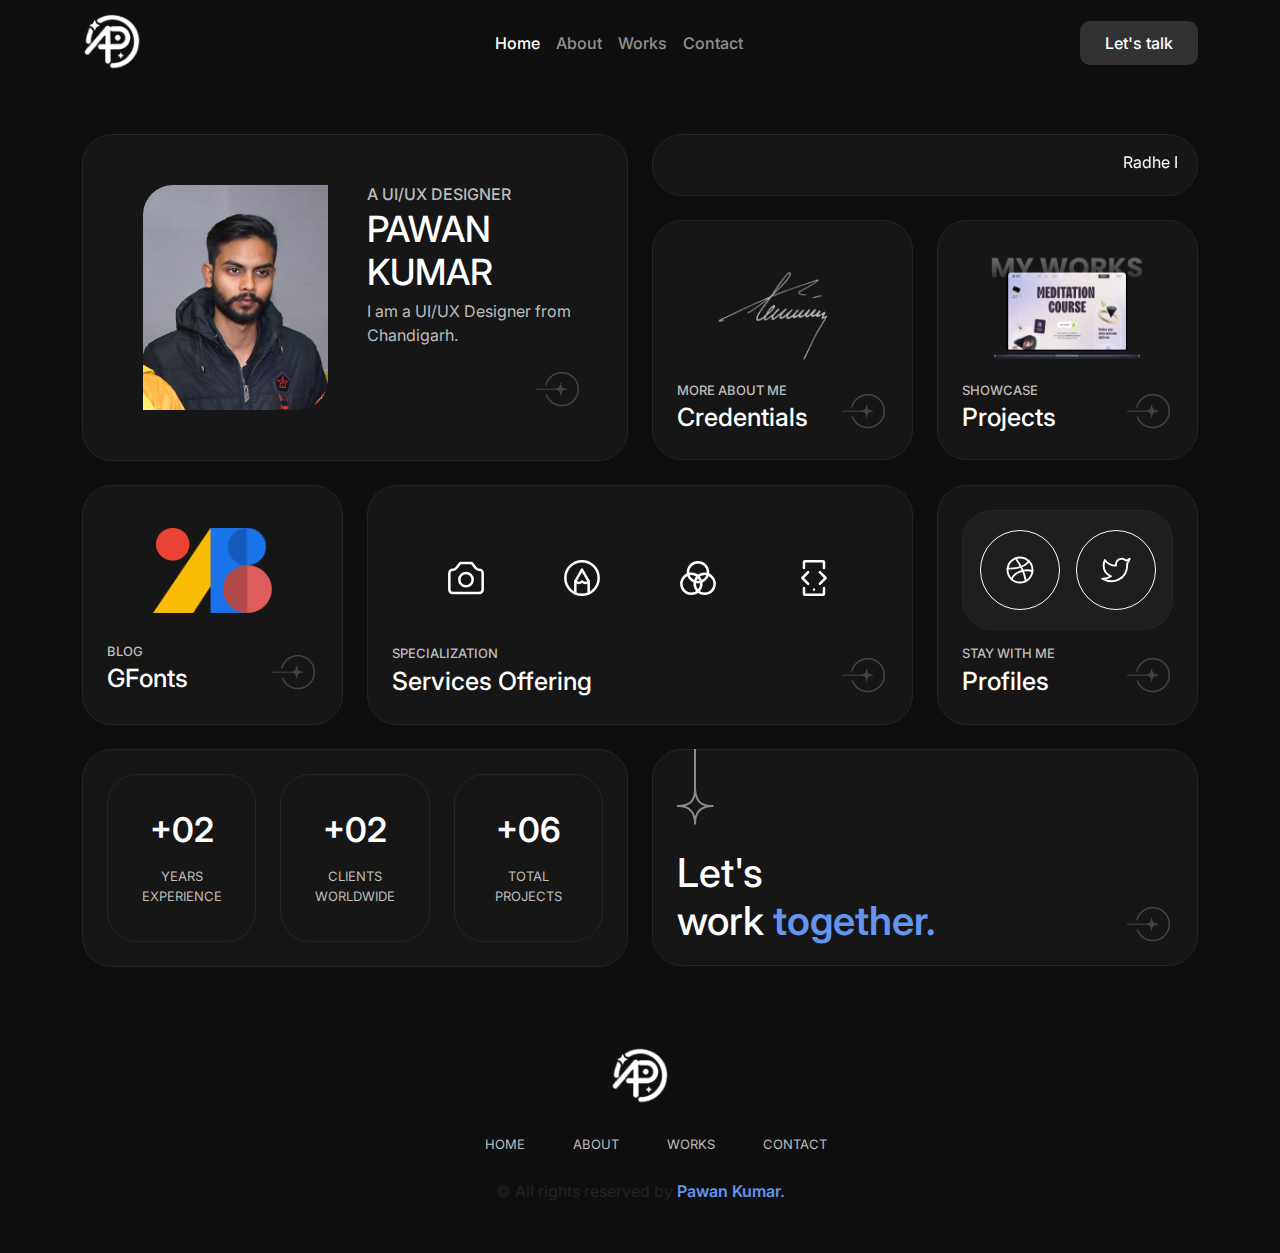
<file: index.html>
<!DOCTYPE html>
<html>
<head>
	<meta charset="utf-8">
    <meta name="viewport" content="width=device-width, initial-scale=1.0">

	<title>Pawan kumar</title>

	<link href="https://cdn.jsdelivr.net/npm/bootstrap@5.3.1/dist/css/bootstrap.min.css" rel="stylesheet">
	<link rel="stylesheet" type="text/css" href="css/style.css">
	<link href="https://fonts.googleapis.com/css2?family=Inter:wght@100;200;300;400;500;600;700;800;900&display=swap" rel="stylesheet">
	<link href="https://unpkg.com/aos@2.3.1/dist/aos.css" rel="stylesheet">
</head>
<body>



<!-- navigation start -->
<section class="navigation">
	<nav class="navbar navbar-expand-lg navbar-dark">
  		<div class="container">
    		<a class="navbar-brand logo" href="index.html"><img src="img/logo.png"></a>
    		<button class="navbar-toggler nav-i" type="button" data-bs-toggle="collapse" data-bs-target="#navbarScroll" aria-controls="navbarScroll" aria-expanded="false" aria-label="Toggle navigation">
     			<span class="menu-i"><img src="img/menu.png"></span>
    		</button>
    		<div class="collapse navbar-collapse" id="navbarScroll">
      			<ul class="navbar-nav ms-auto my-2 my-lg-0 navbar-nav-scroll nav-li">
        			<li class="nav-item">
        			  <a class="nav-link active" aria-current="page" href="#">Home</a>
        			</li>
        			<li class="nav-item">
        			  <a class="nav-link" href="about.html">About</a>
        			</li>
        			<li class="nav-item">
        			  <a class="nav-link" href="work.html">Works</a>
        			</li>
        			<li class="nav-item">
        			  <a class="nav-link" href="contact.html">Contact</a>
        			</li>
      			</ul>
                <div class="talk ms-auto">
                  <a href="contact.html">Let's talk</a>
                </div>
            </div>
        </div>
    </nav>
</section>
<!-- navigation end -->



<!-- about start -->
<section class="about mt-5">
	<div class="container">
		<div class="row">
			<div class="col-lg-6">
				<div class="personal-data" data-aos="zoom-in" data-aos-duration="1000">
					<div class="row">
						<div class="col-lg-6 col-md-6">
							<div class="porfile-pic text-center">
								<img src="img/dp.jpg">
							</div>
						</div>
						<div class="col-lg-6 col-md-6">
							<div class="personal-detail text-white">
								<h5>A UI/UX DESIGNER</h5>
								<h1 class="mt-1 mb-1">PAWAN KUMAR</h1>
								<p>I am a UI/UX Designer from Chandigarh.</p>
								<a href="about.html"><img src="img/icon.png"></a>
							</div>
						</div>
					</div>
				</div>
			</div>
			<div class="col-lg-6">
				<div class="note" data-aos="zoom-in" data-aos-duration="1000">
					<marquee>Radhe Radhe &nbsp Radhe Radhe &nbsp Radhe Radhe &nbsp Radhe Radhe Radhe</marquee>
				</div>
				<div class="row mt-4">
					<div class="col-lg-6 col-md-6">
						<div class="about-me" data-aos="zoom-in" data-aos-duration="1000">
							<div class="abot-img text-center">
								<img src="img/sign.png">
							</div>
							<div class="about-text mt-3">
								<h5>MORE ABOUT ME</h5>
								<h2 class="mt-1 text-white">Credentials</h2>
								<a href="aboutme.html"><img src="img/icon.png"></a>
							</div>
						</div>
					</div>
					<div class="col-lg-6 col-md-6">
						<div class="my-work" data-aos="zoom-in" data-aos-duration="1000">
							<div class="work-img text-center">
							    <img src="img/my-works.png">
							</div>
							<div class="work-text mt-3">
								<h5>SHOWCASE</h5>
								<h2 class="mt-1 text-white">Projects</h2>
								<a href="work.html"><img src="img/icon.png"></a>
							</div>
					    </div>
					</div>
				</div>
			</div>
		</div>
	</div>
</section>
<!-- about end -->



<!-- profile start -->
	<section class="file mt-4">
		<div class="container">
			<div class="row">
				<div class="col-lg-3">
					<div class="blog" data-aos="zoom-in" data-aos-duration="1000">
						<div class="blog-img">
							<img src="img/blog.png">
						</div>
						<div class="blog-text mt-3 mb-2">
							<h5>BLOG</h5>
							<h2 class="mt-1 text-white">GFonts</h2>
							<a href="#"><img src="img/icon.png"></a>
						</div>
					</div>
				</div>
				<div class="col-lg-6">
					<div class="specialization" data-aos="zoom-in" data-aos-duration="1000">
						<div class="spe-icon text-white text-center my-5">
							<svg data-bs-toggle="tooltip" data-bs-placement="top" data-bs-title="graphic design" stroke-width="1.5" width="40px" viewBox="0 0 24 24" fill="none" xmlns="http://www.w3.org/2000/svg"><path d="M2 19V9C2 7.89543 2.89543 7 4 7H4.5C5.12951 7 5.72229 6.70361 6.1 6.2L8.32 3.24C8.43331 3.08892 8.61115 3 8.8 3H15.2C15.3889 3 15.5667 3.08892 15.68 3.24L17.9 6.2C18.2777 6.70361 18.8705 7 19.5 7H20C21.1046 7 22 7.89543 22 9V19C22 20.1046 21.1046 21 20 21H4C2.89543 21 2 20.1046 2 19Z" stroke="currentColor" stroke-linecap="round" stroke-linejoin="round"/><path d="M12 17C14.2091 17 16 15.2091 16 13C16 10.7909 14.2091 9 12 9C9.79086 9 8 10.7909 8 13C8 15.2091 9.79086 17 12 17Z" stroke="currentColor" stroke-linecap="round" stroke-linejoin="round"/></svg>

							<svg data-bs-toggle="tooltip" data-bs-placement="top" data-bs-title="web design" stroke-width="1.5" width="40px" viewBox="0 0 24 24" fill="none" xmlns="http://www.w3.org/2000/svg"><path d="M12 2C6.47715 2 2 6.47715 2 12C2 17.5228 6.47715 22 12 22C17.5228 22 22 17.5228 22 12C22 6.47715 17.5228 2 12 2Z" stroke="currentColor" stroke-linecap="round" stroke-linejoin="round"/><path d="M8 21.1679V14L12 7L16 14V21.1679" stroke="currentColor" stroke-linecap="round" stroke-linejoin="round"/><path d="M8 14C8 14 9.12676 15 10 15C10.8732 15 12 14 12 14C12 14 13.1268 15 14 15C14.8732 15 16 14 16 14" stroke="currentColor" stroke-linecap="round" stroke-linejoin="round"/></svg>

							<svg data-bs-toggle="tooltip" data-bs-placement="top" data-bs-title="illustration" stroke-width="1.5" width="40px" viewBox="0 0 24 24" fill="none" xmlns="http://www.w3.org/2000/svg"><path d="M12 14.5C15.3137 14.5 18 11.8137 18 8.5C18 5.18629 15.3137 2.5 12 2.5C8.68629 2.5 6 5.18629 6 8.5C6 11.8137 8.68629 14.5 12 14.5Z" stroke="currentColor" stroke-linecap="round" stroke-linejoin="round"/><path d="M16 21.5C19.3137 21.5 22 18.8137 22 15.5C22 12.1863 19.3137 9.5 16 9.5C12.6863 9.5 10 12.1863 10 15.5C10 18.8137 12.6863 21.5 16 21.5Z" stroke="currentColor" stroke-linecap="round" stroke-linejoin="round"/><path d="M8 21.5C11.3137 21.5 14 18.8137 14 15.5C14 12.1863 11.3137 9.5 8 9.5C4.68629 9.5 2 12.1863 2 15.5C2 18.8137 4.68629 21.5 8 21.5Z" stroke="currentColor" stroke-linecap="round" stroke-linejoin="round"/></svg>

							<svg data-bs-toggle="tooltip" data-bs-placement="top" data-bs-title="ui/ux design" viewBox="0 0 24 24" width="40px" stroke-width="1.5" fill="none" xmlns="http://www.w3.org/2000/svg"><path d="M12 19.01L12.01 18.9989" stroke="currentColor" stroke-linecap="round" stroke-linejoin="round"/><path d="M18 18V21.4C18 21.7314 17.7314 22 17.4 22H6.6C6.26863 22 6 21.7314 6 21.4V18" stroke="currentColor" stroke-linecap="round"/><path d="M18 6V2.6C18 2.26863 17.7314 2 17.4 2H6.6C6.26863 2 6 2.26863 6 2.6V6" stroke="currentColor" stroke-linecap="round"/><path d="M15.5 8.5L19 12L15.5 15.5" stroke="currentColor" stroke-linecap="round" stroke-linejoin="round"/><path d="M8.5 8.5L5 12L8.5 15.5" stroke="currentColor" stroke-linecap="round" stroke-linejoin="round"/></svg>
						</div>
						<div class="spe-text mt-3 mb-1">
							<h5>SPECIALIZATION</h5>
							<h2 class="mt-1 text-white">Services Offering</h2>
							<a href="specialization.html"><img src="img/icon.png"></a>
						</div>
					</div>
				</div>
				<div class="col-lg-3">
					<div class="profile" data-aos="zoom-in" data-aos-duration="1000">
						<div class="profile-img text-center justify-content-center d-flex">
							<a class="text-white mx-2" href="#">
								<svg stroke-width="1.5" width="30px" viewBox="0 0 24 24" fill="none" xmlns="http://www.w3.org/2000/svg"><path d="M2 12C2 17.5228 6.47715 22 12 22C17.5228 22 22 17.5228 22 12C22 6.47715 17.5228 2 12 2C6.47715 2 2 6.47715 2 12Z" stroke="currentColor" stroke-linecap="round" stroke-linejoin="round"/><path d="M16.6726 20.8435C15.5 14 12.5 8.00003 8.5 2.62964" stroke="currentColor" stroke-linecap="round" stroke-linejoin="round"/><path d="M2.06653 10.8406C6.00004 11 15.2829 10.5 19.1415 5" stroke="currentColor" stroke-linecap="round" stroke-linejoin="round"/><path d="M21.9677 12.81C15.3438 10.8407 7.50002 14.0001 5.23145 19.3613" stroke="currentColor" stroke-linecap="round" stroke-linejoin="round"/></svg>
							</a>
								
							<a class="text-white mx-2" href="#">
								<svg stroke-width="1.5" width="30px" viewBox="0 0 24 24" fill="none" xmlns="http://www.w3.org/2000/svg"><path d="M23 3.01006C23 3.01006 20.9821 4.20217 19.86 4.54006C19.2577 3.84757 18.4573 3.35675 17.567 3.13398C16.6767 2.91122 15.7395 2.96725 14.8821 3.29451C14.0247 3.62177 13.2884 4.20446 12.773 4.96377C12.2575 5.72309 11.9877 6.62239 12 7.54006V8.54006C10.2426 8.58562 8.50127 8.19587 6.93101 7.4055C5.36074 6.61513 4.01032 5.44869 3 4.01006C3 4.01006 -1 13.0101 8 17.0101C5.94053 18.408 3.48716 19.109 1 19.0101C10 24.0101 21 19.0101 21 7.51006C20.9991 7.23151 20.9723 6.95365 20.92 6.68006C21.9406 5.67355 23 3.01006 23 3.01006Z" stroke="currentColor" stroke-linecap="round" stroke-linejoin="round"/></svg>
							</a>
								
						</div>
						<div class="profile-text mt-3 mb-1">
							<h5>STAY WITH ME</h5>
							<h2 class="mt-1 text-white">Profiles</h2>
							<a href="aboutme.html"><img src="img/icon.png"></a>
						</div>
					</div>
				</div>
			</div>
		</div>
	</section>
<!-- profile end -->


<!-- works start -->
	<section class="works mt-4">
		<div class="container">
			<div class="row">
				<div class="col-lg-6 text-center">
					<div class="works-data" data-aos="zoom-in" data-aos-duration="1000">
						<div class="row">
							<div class="col-lg-4 col-md-4">
								<div class="experience1">
									<div class="expe-data text-white">
										<h2>+02</h2>
									</div>
									<div class="expe-text mt-3">
										<p>YEARS<br>EXPERIENCE</p>
									</div>
								</div>
							</div>
							<div class="col-lg-4 col-md-4">
								<div class="clients">
									<div class="clients-data text-white">
										<h2>+02</h2>
									</div>
									<div class="clients-text mt-3">
										<p>CLIENTS<br>WORLDWIDE</p>
									</div>
								</div>
							</div>
							<div class="col-lg-4 col-md-4">
								<div class="total-projects">
									<div class="pro-data text-white">
										<h2>+06</h2>
									</div>
									<div class="pro-text mt-3">
										<p>TOTAL<br>PROJECTS</p>
									</div>
								</div>
							</div>
						</div>
					</div>
				</div>
				<div class="col-lg-6">
					<div class="work-together" data-aos="zoom-in" data-aos-duration="1000">
						<div class="toge-img">
							<img src="img/icon2.png">
						</div>
						<div class="toge-text mt-4">
							<h2 class="text-white">Let's<br>work<span> together.</span></h2>
							<a href="contact.html"><img src="img/icon.png"></a>
						</div>
					</div>
				</div>
			</div>
		</div>
	</section>
<!-- works end -->



<!-- footer start -->
	<section class="footer text-center">
		<div class="container">
			<div class="footer-data">
				<a href="#"><img src="img/logo.png"></a>
				<ul class="d-flex justify-content-center mt-4">
					<li><a class="mx-4" href="#">HOME</a></li>
					<li><a class="mx-4" href="about.html" target="-blank">ABOUT</a></li>
					<li><a class="mx-4" href="work.html">WORKS</a></li>
					<li><a class="mx-4" href="contact.html">CONTACT</a></li>
				</ul>
				<p class="mt-4">© All rights reserved by <span> Pawan Kumar.</span></p>
			</div>
		</div>
	</section>
<!-- footer end -->


<script src="https://cdn.jsdelivr.net/npm/bootstrap@5.3.1/dist/js/bootstrap.bundle.min.js"></script>
<script src="https://unpkg.com/aos@2.3.1/dist/aos.js"></script>
<script>
  AOS.init();
</script>
<script type="text/javascript">
	const tooltipTriggerList = document.querySelectorAll('[data-bs-toggle="tooltip"]')
    const tooltipList = [...tooltipTriggerList].map(tooltipTriggerEl => new bootstrap.Tooltip(tooltipTriggerEl))
</script>
</body>
</html>
</file>
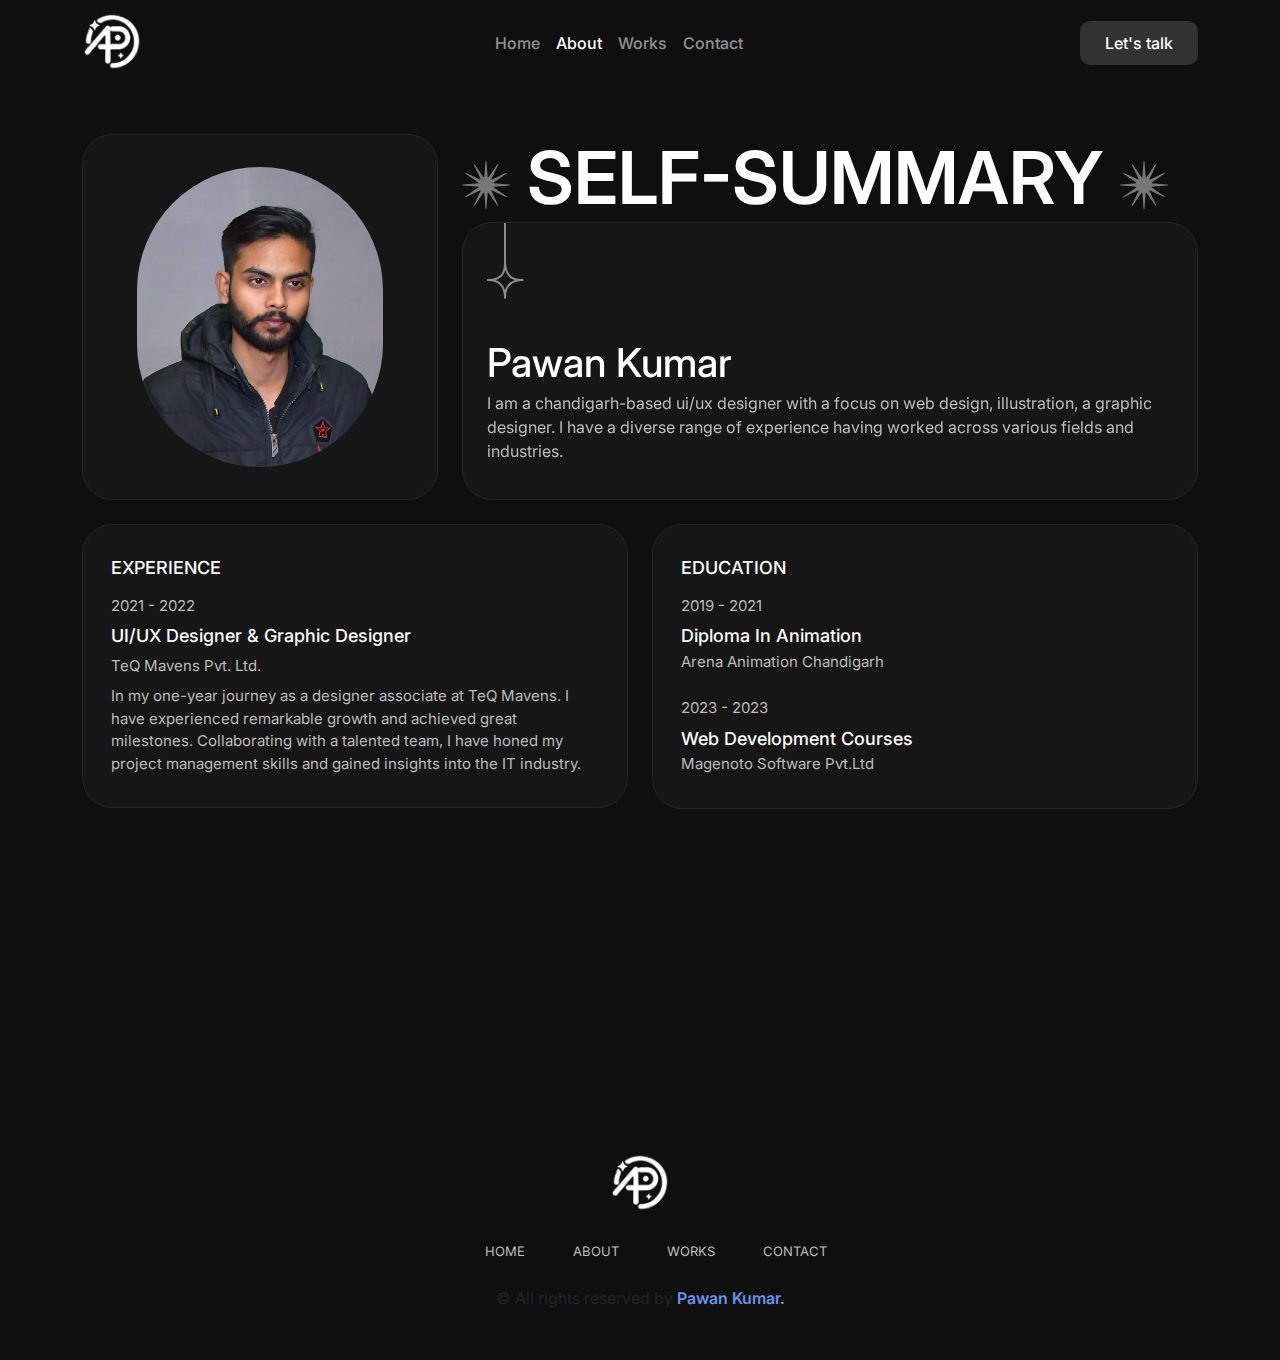
<file: about.html>
<!DOCTYPE html>
<html>
<head>
	<meta charset="utf-8">
    <meta name="viewport" content="width=device-width, initial-scale=1.0">

	<title>Pawan kumar</title>

	<link href="https://cdn.jsdelivr.net/npm/bootstrap@5.3.1/dist/css/bootstrap.min.css" rel="stylesheet">
	<link rel="stylesheet" type="text/css" href="css/style.css">
	<link href="https://fonts.googleapis.com/css2?family=Inter:wght@100;200;300;400;500;600;700;800;900&display=swap" rel="stylesheet">
	<link href="https://unpkg.com/aos@2.3.1/dist/aos.css" rel="stylesheet">
</head>
<body>



<!-- navigation start -->
<section class="navigation">
	<nav class="navbar navbar-expand-lg navbar-dark">
  		<div class="container">
    		<a class="navbar-brand logo" href="index.html"><img src="img/logo.png"></a>
    		<button class="navbar-toggler nav-i" type="button" data-bs-toggle="collapse" data-bs-target="#navbarScroll" aria-controls="navbarScroll" aria-expanded="false" aria-label="Toggle navigation">
     			<span class="menu-i"><img src="img/menu.png"></span>
    		</button>
    		<div class="collapse navbar-collapse" id="navbarScroll">
      			<ul class="navbar-nav ms-auto my-2 my-lg-0 navbar-nav-scroll nav-li">
        			<li class="nav-item">
        			  <a class="nav-link" href="index.html">Home</a>
        			</li>
        			<li class="nav-item">
        			  <a class="nav-link active" aria-current="page" href="about.html">About</a>
        			</li>
        			<li class="nav-item">
        			  <a class="nav-link" href="work.html">Works</a>
        			</li>
        			<li class="nav-item">
        			  <a class="nav-link" href="contact.html">Contact</a>
        			</li>
      			</ul>
                <div class="talk ms-auto">
                  <a href="contact.html">Let's talk</a>
                </div>
            </div>
        </div>
    </nav>
</section>
<!-- navigation end -->




<!-- introduction start -->
	<section class="introduction mt-5">
		<div class="container">
			<div class="row">
				<div class="col-lg-4">
					<div class="intro-img text-center" data-aos="zoom-in" data-aos-duration="1000">
						<img src="img/dp.jpg">
					</div>
				</div>
				<div class="col-lg-8">
					<div class="intro-data" data-aos="zoom-in" data-aos-duration="1000">
						<div class="intro-head text-white">
							<h1>
								<img src="img/star-2.png">	
								SELF-SUMMARY
								<img src="img/star-2.png">
							</h1>
						</div>
						<div class="intro-text">
							<img src="img/icon2.png">
							<h2 class="text-white mb-1">Pawan Kumar</h2>
							<p class="mb-1">I am a chandigarh-based ui/ux designer with a focus on web design, illustration, a graphic designer. I have a diverse range of experience having worked across various fields and industries.</p>
						</div>
					</div>
				</div>
			</div>
		</div>
	</section>
<!-- introduction end -->




<!-- qualification start -->
	<section class="qualification mt-4">
		<div class="container">
			<div class="row">
				<div class="col-lg-6">
					<div class="experience" data-aos="zoom-in" data-aos-duration="1000">
						<h3 class="quali-head">EXPERIENCE</h3>
						<p class="quali-p mt-3">2021 - 2022</p>
						<h3 class="quali-head mt-2">UI/UX Designer & Graphic Designer</h3>
						<p class="quali-p mt-2">TeQ Mavens Pvt. Ltd.</p>
						<p class="quali-p mt-2">In my one-year journey as a designer associate at TeQ Mavens. I have experienced remarkable growth and achieved great milestones.
                        Collaborating with a talented team, I have honed my project management skills and gained insights into the IT industry.</p>
					</div>
				</div>
				<div class="col-lg-6">
					<div class="education" data-aos="zoom-in" data-aos-duration="1000">
						<h3 class="quali-head">EDUCATION</h3>
						<p class="quali-p mt-3">2019 - 2021</p>
						<h3 class="quali-head mt-2">Diploma In Animation</h3>
						<p class="quali-p mt-1">Arena Animation Chandigarh</p>

						<p class="quali-p mt-4">2023 - 2023</p>
						<h3 class="quali-head mt-2">Web Development Courses</h3>
						<p class="quali-p mt-1">Magenoto Software Pvt.Ltd</p>
					</div>
				</div>
			</div>
		</div>
	</section>
<!-- qualification end -->




<!-- stay with me start -->
	<section class="with-me mt-4">
		<div class="container">
			<div class="row">
				<div class="col-lg-3">
					<div class="about-me" data-aos="zoom-in" data-aos-duration="1000">
						<div class="abot-img">
							<img src="img/sign.png">
						</div>
						<div class="about-text mt-3">
							<h5>MORE ABOUT ME</h5>
							<h2 class="mt-1 text-white">Credentials</h2>
							<a href="#"><img src="img/icon.png"></a>
						</div>
					</div>
				</div>
				<div class="col-lg-6">
					<div class="work-together" data-aos="zoom-in" data-aos-duration="1000">
						<div class="toge-img">
							<img src="img/icon2.png">
						</div>
						<div class="toge-text mt-5">
							<h2 class="text-white">Let's<br>work <span>together.</span></h2>
							<a href="contact.html"><img src="img/icon.png"></a>
						</div>
					</div>
				</div>
				<div class="col-lg-3">
					<div class="profile" data-aos="zoom-in" data-aos-duration="1000">
						<div class="profile-img text-center d-flex justify-content-center">
							<a class="text-white mx-2" href="#">
								<svg stroke-width="1.5" width="30px" viewBox="0 0 24 24" fill="none" xmlns="http://www.w3.org/2000/svg"><path d="M2 12C2 17.5228 6.47715 22 12 22C17.5228 22 22 17.5228 22 12C22 6.47715 17.5228 2 12 2C6.47715 2 2 6.47715 2 12Z" stroke="currentColor" stroke-linecap="round" stroke-linejoin="round"/><path d="M16.6726 20.8435C15.5 14 12.5 8.00003 8.5 2.62964" stroke="currentColor" stroke-linecap="round" stroke-linejoin="round"/><path d="M2.06653 10.8406C6.00004 11 15.2829 10.5 19.1415 5" stroke="currentColor" stroke-linecap="round" stroke-linejoin="round"/><path d="M21.9677 12.81C15.3438 10.8407 7.50002 14.0001 5.23145 19.3613" stroke="currentColor" stroke-linecap="round" stroke-linejoin="round"/></svg>
							</a>
								
							<a class="text-white mx-2" href="#">
								<svg stroke-width="1.5" width="30px" viewBox="0 0 24 24" fill="none" xmlns="http://www.w3.org/2000/svg"><path d="M23 3.01006C23 3.01006 20.9821 4.20217 19.86 4.54006C19.2577 3.84757 18.4573 3.35675 17.567 3.13398C16.6767 2.91122 15.7395 2.96725 14.8821 3.29451C14.0247 3.62177 13.2884 4.20446 12.773 4.96377C12.2575 5.72309 11.9877 6.62239 12 7.54006V8.54006C10.2426 8.58562 8.50127 8.19587 6.93101 7.4055C5.36074 6.61513 4.01032 5.44869 3 4.01006C3 4.01006 -1 13.0101 8 17.0101C5.94053 18.408 3.48716 19.109 1 19.0101C10 24.0101 21 19.0101 21 7.51006C20.9991 7.23151 20.9723 6.95365 20.92 6.68006C21.9406 5.67355 23 3.01006 23 3.01006Z" stroke="currentColor" stroke-linecap="round" stroke-linejoin="round"/></svg>
							</a>
								
						</div>
						<div class="profile-text mt-3 mb-1">
							<h5>SHOWCASE</h5>
							<h2 class="mt-1 text-white">Projects</h2>
							<a href="contact.html"><img src="img/icon.png"></a>
						</div>
					</div>
				</div>
			</div>
		</div>
	</section>
<!-- stay with me end -->



<!-- footer start -->
	<section class="footer text-center">
		<div class="container">
			<div class="footer-data">
				<a href="#"><img src="img/logo.png"></a>
				<ul class="d-flex justify-content-center mt-4">
					<li><a class="mx-4" href="index.html">HOME</a></li>
					<li><a class="mx-4" href="about.html" target="-blank">ABOUT</a></li>
					<li><a class="mx-4" href="work.html">WORKS</a></li>
					<li><a class="mx-4" href="contact.html">CONTACT</a></li>
				</ul>
				<p class="mt-4">© All rights reserved by <span> Pawan Kumar.</span></p>
			</div>
		</div>
	</section>
<!-- footer end -->


<script src="https://cdn.jsdelivr.net/npm/bootstrap@5.3.1/dist/js/bootstrap.bundle.min.js"></script>
<script src="https://unpkg.com/aos@2.3.1/dist/aos.js"></script>
<script>
  AOS.init();
</script>
</body>
</html>
</file>
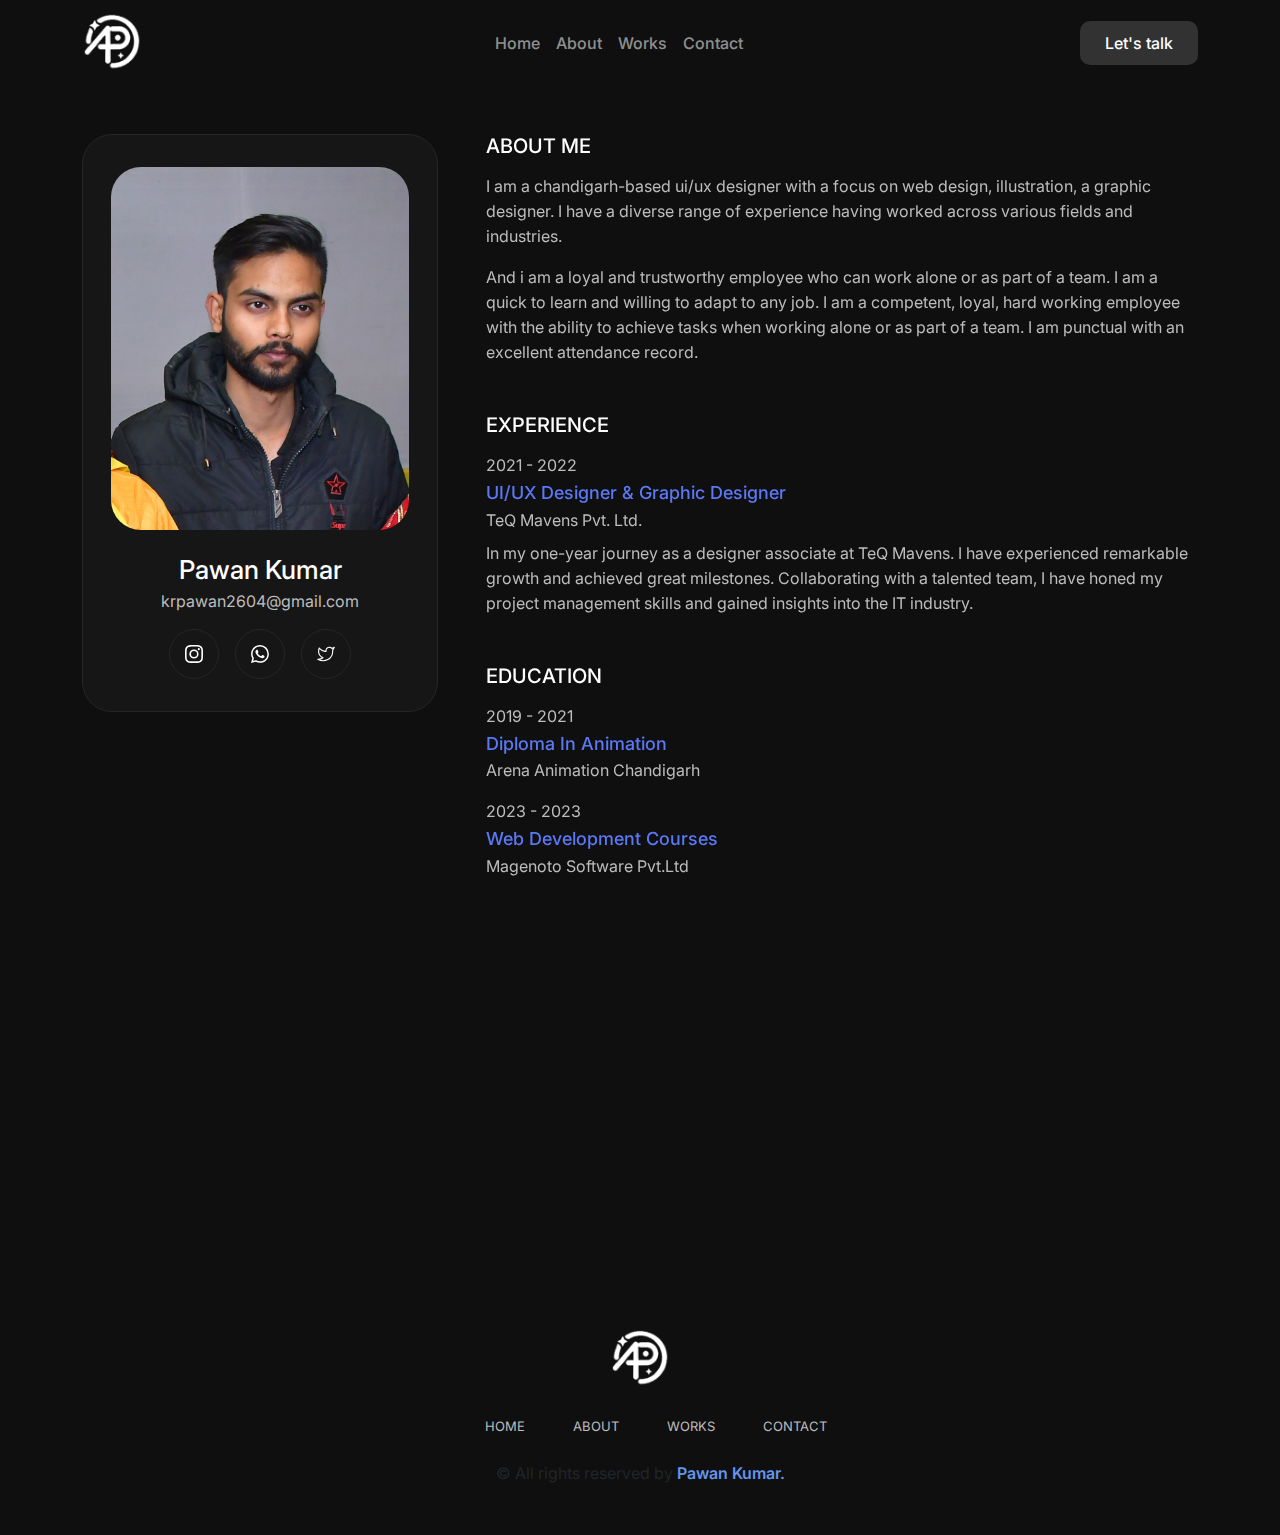
<file: aboutme.html>
<!DOCTYPE html>
<html>
<head>
	<meta charset="utf-8">
    <meta name="viewport" content="width=device-width, initial-scale=1.0">

	<title>Pawan kumar</title>

	<link href="https://cdn.jsdelivr.net/npm/bootstrap@5.3.1/dist/css/bootstrap.min.css" rel="stylesheet">
	<link rel="stylesheet" type="text/css" href="css/style.css">
	<link href="https://fonts.googleapis.com/css2?family=Inter:wght@100;200;300;400;500;600;700;800;900&display=swap" rel="stylesheet">
    <link href="https://unpkg.com/aos@2.3.1/dist/aos.css" rel="stylesheet">
</head>
<body>




<!-- navigation start -->
<section class="navigation">
	<nav class="navbar navbar-expand-lg navbar-dark">
  		<div class="container">
    		<a class="navbar-brand logo" href="index.html"><img src="img/logo.png"></a>
    		<button class="navbar-toggler nav-i" type="button" data-bs-toggle="collapse" data-bs-target="#navbarScroll" aria-controls="navbarScroll" aria-expanded="false" aria-label="Toggle navigation">
     			<span class="menu-i"><img src="img/menu.png"></span>
    		</button>
    		<div class="collapse navbar-collapse" id="navbarScroll">
      			<ul class="navbar-nav ms-auto my-2 my-lg-0 navbar-nav-scroll nav-li">
        			<li class="nav-item">
        			  <a class="nav-link" href="index.html">Home</a>
        			</li>
        			<li class="nav-item">
        			  <a class="nav-link" href="about.html">About</a>
        			</li>
        			<li class="nav-item">
        			  <a class="nav-link" href="work.html">Works</a>
        			</li>
        			<li class="nav-item">
        			  <a class="nav-link" href="contact.html">Contact</a>
        			</li>
      			</ul>
                <div class="talk ms-auto">
                  <a href="contact.html">Let's talk</a>
                </div>
            </div>
        </div>
    </nav>
</section>
<!-- navigation end -->




<!-- myself start -->
  <section class="myself mt-5">
    <div class="container">
      <div class="row">
        <div class="col-lg-4">
          <div class="shot-intro text-center" data-aos="zoom-in" data-aos-duration="1000">
            <div class="sho-img">
              <img src="img/dp.jpg">
            </div>
            <div class="sho-head mt-4">
              <h2>Pawan Kumar</h2>
              <p class="mt-1">krpawan2604@gmail.com</p>
            </div>
            <div class="sho-icon mt-3 d-inline-flex">
              <a class="me-3" href="#">
                <svg xmlns="http://www.w3.org/2000/svg" width="20px" height="20px" fill="currentColor" class="bi bi-instagram" viewBox="0 0 16 16">
                 <path d="M8 0C5.829 0 5.556.01 4.703.048 3.85.088 3.269.222 2.76.42a3.917 3.917 0 0 0-1.417.923A3.927 3.927 0 0 0 .42 2.76C.222 3.268.087 3.85.048 4.7.01 5.555 0 5.827 0 8.001c0 2.172.01 2.444.048 3.297.04.852.174 1.433.372 1.942.205.526.478.972.923 1.417.444.445.89.719 1.416.923.51.198 1.09.333 1.942.372C5.555 15.99 5.827 16 8 16s2.444-.01 3.298-.048c.851-.04 1.434-.174 1.943-.372a3.916 3.916 0 0 0 1.416-.923c.445-.445.718-.891.923-1.417.197-.509.332-1.09.372-1.942C15.99 10.445 16 10.173 16 8s-.01-2.445-.048-3.299c-.04-.851-.175-1.433-.372-1.941a3.926 3.926 0 0 0-.923-1.417A3.911 3.911 0 0 0 13.24.42c-.51-.198-1.092-.333-1.943-.372C10.443.01 10.172 0 7.998 0h.003zm-.717 1.442h.718c2.136 0 2.389.007 3.232.046.78.035 1.204.166 1.486.275.373.145.64.319.92.599.28.28.453.546.598.92.11.281.24.705.275 1.485.039.843.047 1.096.047 3.231s-.008 2.389-.047 3.232c-.035.78-.166 1.203-.275 1.485a2.47 2.47 0 0 1-.599.919c-.28.28-.546.453-.92.598-.28.11-.704.24-1.485.276-.843.038-1.096.047-3.232.047s-2.39-.009-3.233-.047c-.78-.036-1.203-.166-1.485-.276a2.478 2.478 0 0 1-.92-.598 2.48 2.48 0 0 1-.6-.92c-.109-.281-.24-.705-.275-1.485-.038-.843-.046-1.096-.046-3.233 0-2.136.008-2.388.046-3.231.036-.78.166-1.204.276-1.486.145-.373.319-.64.599-.92.28-.28.546-.453.92-.598.282-.11.705-.24 1.485-.276.738-.034 1.024-.044 2.515-.045v.002zm4.988 1.328a.96.96 0 1 0 0 1.92.96.96 0 0 0 0-1.92zm-4.27 1.122a4.109 4.109 0 1 0 0 8.217 4.109 4.109 0 0 0 0-8.217zm0 1.441a2.667 2.667 0 1 1 0 5.334 2.667 2.667 0 0 1 0-5.334z"/>
                 </svg>
              </a>
              <a class="me-3" href="#">
                <svg xmlns="http://www.w3.org/2000/svg" width="20px" height="20px" fill="currentColor" class="bi bi-whatsapp" viewBox="0 0 16 16">
                 <path d="M13.601 2.326A7.854 7.854 0 0 0 7.994 0C3.627 0 .068 3.558.064 7.926c0 1.399.366 2.76 1.057 3.965L0 16l4.204-1.102a7.933 7.933 0 0 0 3.79.965h.004c4.368 0 7.926-3.558 7.93-7.93A7.898 7.898 0 0 0 13.6 2.326zM7.994 14.521a6.573 6.573 0 0 1-3.356-.92l-.24-.144-2.494.654.666-2.433-.156-.251a6.56 6.56 0 0 1-1.007-3.505c0-3.626 2.957-6.584 6.591-6.584a6.56 6.56 0 0 1 4.66 1.931 6.557 6.557 0 0 1 1.928 4.66c-.004 3.639-2.961 6.592-6.592 6.592zm3.615-4.934c-.197-.099-1.17-.578-1.353-.646-.182-.065-.315-.099-.445.099-.133.197-.513.646-.627.775-.114.133-.232.148-.43.05-.197-.1-.836-.308-1.592-.985-.59-.525-.985-1.175-1.103-1.372-.114-.198-.011-.304.088-.403.087-.088.197-.232.296-.346.1-.114.133-.198.198-.33.065-.134.034-.248-.015-.347-.05-.099-.445-1.076-.612-1.47-.16-.389-.323-.335-.445-.34-.114-.007-.247-.007-.38-.007a.729.729 0 0 0-.529.247c-.182.198-.691.677-.691 1.654 0 .977.71 1.916.81 2.049.098.133 1.394 2.132 3.383 2.992.47.205.84.326 1.129.418.475.152.904.129 1.246.08.38-.058 1.171-.48 1.338-.943.164-.464.164-.86.114-.943-.049-.084-.182-.133-.38-.232z"/>
                </svg>
              </a>
              <a href="#">
                <svg stroke-width="1.5" width="22px" viewBox="0 0 24 24" fill="none" xmlns="http://www.w3.org/2000/svg"><path d="M23 3.01006C23 3.01006 20.9821 4.20217 19.86 4.54006C19.2577 3.84757 18.4573 3.35675 17.567 3.13398C16.6767 2.91122 15.7395 2.96725 14.8821 3.29451C14.0247 3.62177 13.2884 4.20446 12.773 4.96377C12.2575 5.72309 11.9877 6.62239 12 7.54006V8.54006C10.2426 8.58562 8.50127 8.19587 6.93101 7.4055C5.36074 6.61513 4.01032 5.44869 3 4.01006C3 4.01006 -1 13.0101 8 17.0101C5.94053 18.408 3.48716 19.109 1 19.0101C10 24.0101 21 19.0101 21 7.51006C20.9991 7.23151 20.9723 6.95365 20.92 6.68006C21.9406 5.67355 23 3.01006 23 3.01006Z" stroke="currentColor" stroke-linecap="round" stroke-linejoin="round"/></svg>
              </a>
              <!-- <a href="#"></a> -->
            </div>
          </div>
        </div>
        <div class="col-lg-8">
          <div class="full-intro ps-4" data-aos="zoom-in" data-aos-duration="1000">
            <div class="aboutme-f">
              <h3>ABOUT ME</h3>
              <p class="mt-3">I am a chandigarh-based ui/ux designer with a focus on web design, illustration, a graphic designer. I have a diverse range of experience having worked across various fields and industries.</p>
              <p class="mt-3">And i am a loyal and trustworthy employee who can work alone or as part of a team. I am a quick to learn and willing to adapt to any job. I am a competent, loyal, hard working employee with the ability to achieve tasks when working alone or as part of a team. I am punctual with an excellent attendance record.</p>
            </div>

            <div class="aboutme-f mt-5">
              <h3>EXPERIENCE</h3>
              <p class="mt-3">2021 - 2022</p>
              <h4 class="mt-1">UI/UX Designer & Graphic Designer</h4>
              <p class="mt-1">TeQ Mavens Pvt. Ltd.</p>
              <p class="mt-2">In my one-year journey as a designer associate at TeQ Mavens. I have experienced remarkable growth and achieved great milestones. Collaborating with a talented team, I have honed my project management skills and gained insights into the IT industry.</p>
            </div>

            <div class="aboutme-f mt-5" data-aos="zoom-in" data-aos-duration="1000">
              <h3>EDUCATION</h3>
              <p class="mt-3">2019 - 2021</p>
              <h4 class="mt-1">Diploma In Animation</h4>
              <p class="mt-1">Arena Animation Chandigarh</p>

              <p class="mt-3">2023 - 2023</p>
              <h4 class="mt-1">Web Development Courses</h4>
              <p class="mt-1">Magenoto Software Pvt.Ltd</p>
            </div>

            <div class="aboutme-f mt-5 row" data-aos="zoom-in" data-aos-duration="1000">
              <h3>SKILLS</h3>
              <div class="skill col-lg-6 mt-4">
                <p>90%</p>
                <h5 class="mt-1">PhotoShop</h5>

                <p class="mt-4">75%</p>
                <h5 class="mt-1">Illustrator</h5>

                <p class="mt-4">80%</p>
                <h5 class="mt-1">Figma</h5>

                <p class="mt-4">60%</p>
                <h5 class="mt-1">Javascript</h5>
              </div>
              <div class="skill col-lg-6 mt-4">
                <p>90%</p>
                <h5 class="mt-1">Html</h5>

                <p class="mt-4">85%</p>
                <h5 class="mt-1">Css</h5>

                <p class="mt-4">80%</p>
                <h5 class="mt-1">Bootstrap</h5>
              </div>
            </div>

          </div>
        </div>
      </div>
    </div>
  </section>
<!-- myself end -->









<!-- footer start -->
	<section class="footer text-center">
		<div class="container">
			<div class="footer-data">
				<a href="#"><img src="img/logo.png"></a>
				<ul class="d-flex justify-content-center mt-4">
					<li><a class="mx-4" href="index.html">HOME</a></li>
					<li><a class="mx-4" href="about.html" target="-blank">ABOUT</a></li>
					<li><a class="mx-4" href="work.html">WORKS</a></li>
					<li><a class="mx-4" href="contact.html">CONTACT</a></li>
				</ul>
				<p class="mt-4">© All rights reserved by <span> Pawan Kumar.</span></p>
			</div>
		</div>
	</section>
<!-- footer end -->


<script src="https://cdn.jsdelivr.net/npm/bootstrap@5.3.1/dist/js/bootstrap.bundle.min.js"></script>
<script src="https://unpkg.com/aos@2.3.1/dist/aos.js"></script>
<script>
  AOS.init();
</script>
</body>
</html>
</file>
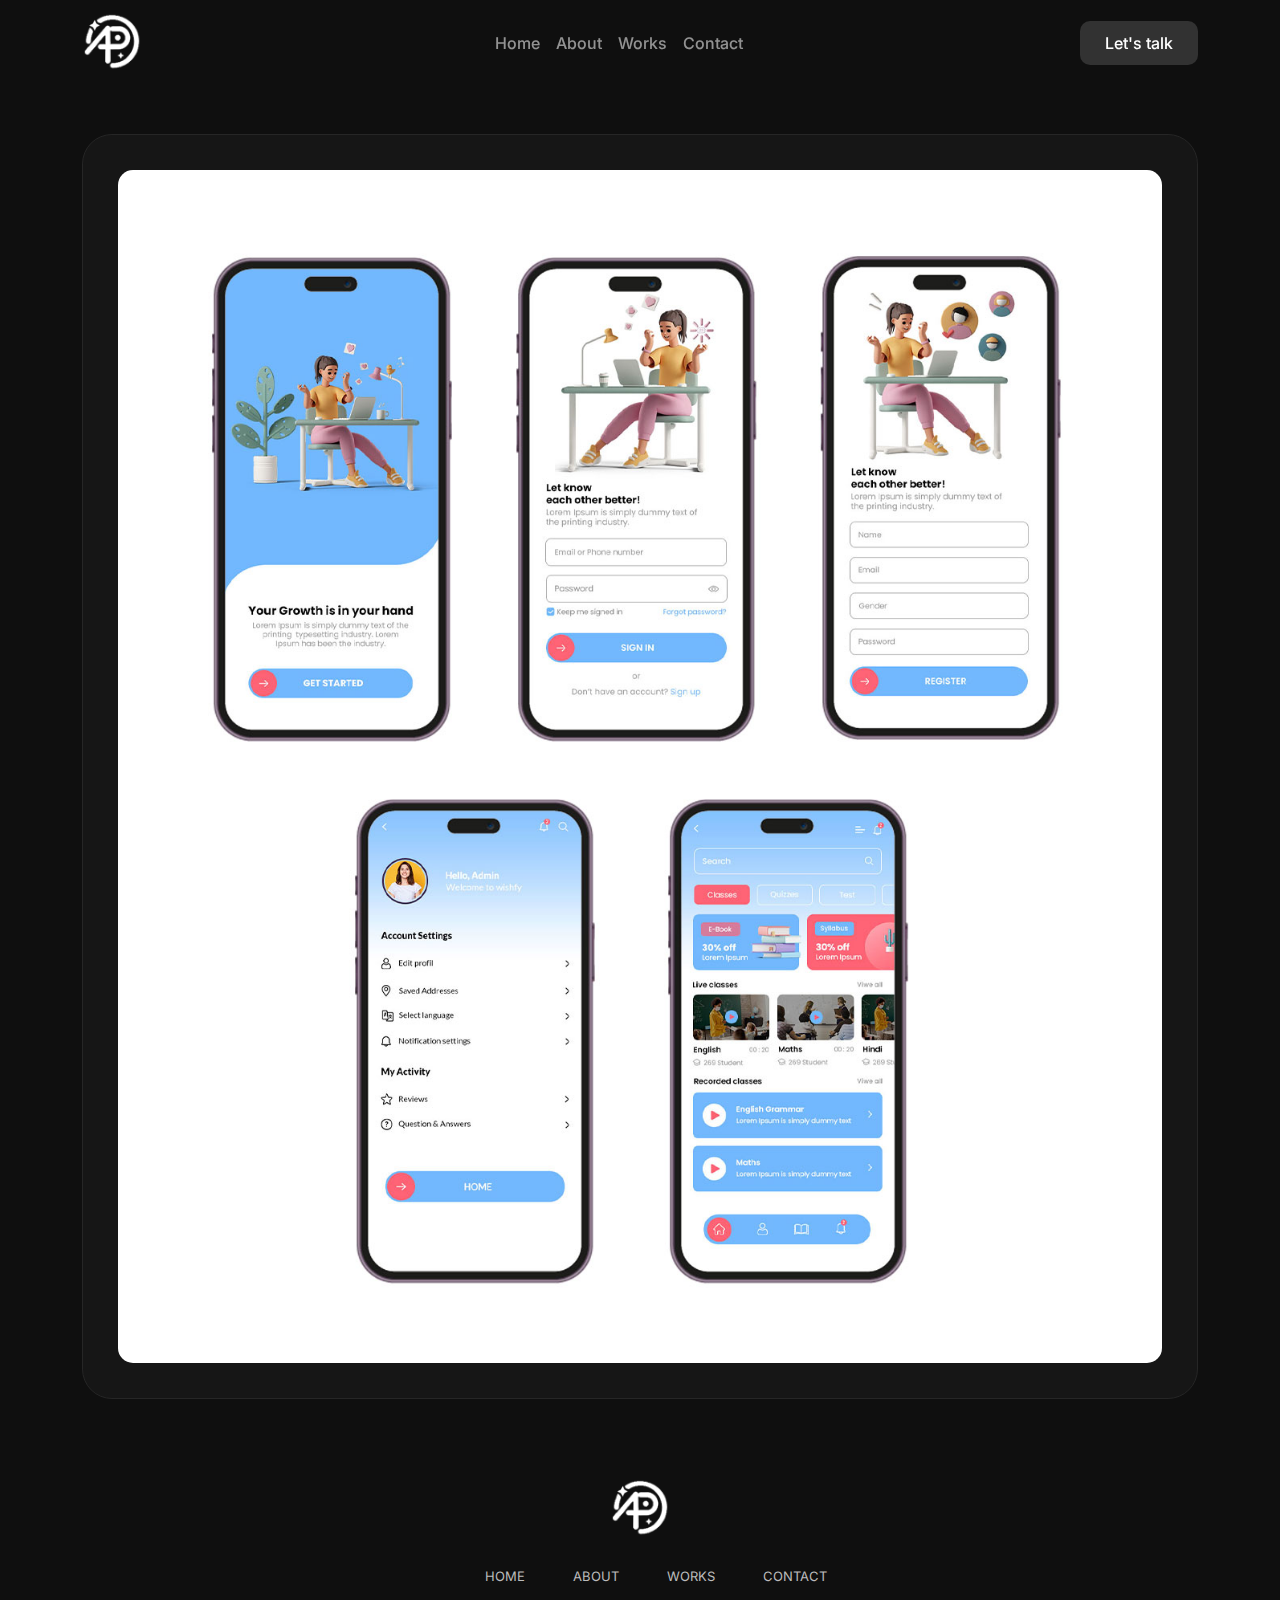
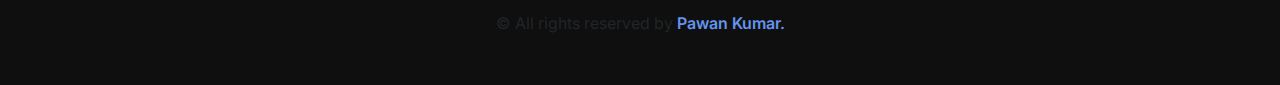
<file: app.html>
<!DOCTYPE html>
<html>
<head>
	<meta charset="utf-8">
    <meta name="viewport" content="width=device-width, initial-scale=1.0">

	<title>Pawan kumar</title>

	<link href="https://cdn.jsdelivr.net/npm/bootstrap@5.3.1/dist/css/bootstrap.min.css" rel="stylesheet">
	<link rel="stylesheet" type="text/css" href="css/style.css">
	<link href="https://fonts.googleapis.com/css2?family=Inter:wght@100;200;300;400;500;600;700;800;900&display=swap" rel="stylesheet">
    <link href="https://unpkg.com/aos@2.3.1/dist/aos.css" rel="stylesheet">

    <style>
        
        .dash-img {
            background: #161616;
            padding: 35px 35px;
            border-radius: 30px;
            border: 1px solid #262626;
        }

        .dash-img img {
            border-radius: 15px;
        }

    </style>
</head>
<body>




<!-- navigation start -->
<section class="navigation">
    <div data-aos="fade-up"
     data-aos-anchor-placement="center-center">
	<nav class="navbar navbar-expand-lg navbar-dark">
  		<div class="container">
    		<a class="navbar-brand logo" href="index.html"><img src="img/logo.png"></a>
    		<button class="navbar-toggler nav-i" type="button" data-bs-toggle="collapse" data-bs-target="#navbarScroll" aria-controls="navbarScroll" aria-expanded="false" aria-label="Toggle navigation">
     			<span class="menu-i"><img src="img/menu.png"></span>
    		</button>
    		<div class="collapse navbar-collapse" id="navbarScroll">
      			<ul class="navbar-nav ms-auto my-2 my-lg-0 navbar-nav-scroll nav-li">
        			<li class="nav-item">
        			  <a class="nav-link" href="index.html">Home</a>
        			</li>
        			<li class="nav-item">
        			  <a class="nav-link" href="about.html">About</a>
        			</li>
        			<li class="nav-item">
        			  <a class="nav-link" href="work.html">Works</a>
        			</li>
        			<li class="nav-item">
        			  <a class="nav-link" href="contact.html">Contact</a>
        			</li>
      			</ul>
                <div class="talk ms-auto">
                  <a href="contact.html">Let's talk</a>
                </div>
            </div>
        </div>
    </nav>
    </div>
</section>
<!-- navigation end -->




<!-- dashboard start -->
<section class="dashboard mt-5">
    <div class="container">
        <div class="dash-img" data-aos="zoom-in" data-aos-duration="1000">
            <img src="img/app-design.jpg">
        </div>
    </div>
</section>
<!-- dashboard start -->




<!-- footer start -->
	<section class="footer text-center">
		<div class="container">
			<div class="footer-data">
				<a href="#"><img src="img/logo.png"></a>
				<ul class="d-flex justify-content-center mt-4">
					<li><a class="mx-4" href="index.html">HOME</a></li>
					<li><a class="mx-4" href="about.html" target="-blank">ABOUT</a></li>
					<li><a class="mx-4" href="work.html">WORKS</a></li>
					<li><a class="mx-4" href="contact.html">CONTACT</a></li>
				</ul>
				<p class="mt-4">© All rights reserved by <span> Pawan Kumar.</span></p>
			</div>
		</div>
	</section>
<!-- footer end -->


<script src="https://cdn.jsdelivr.net/npm/bootstrap@5.3.1/dist/js/bootstrap.bundle.min.js"></script>
<script src="https://unpkg.com/aos@2.3.1/dist/aos.js"></script>
<script>
  AOS.init();
</script>
</body>
</html>
</file>
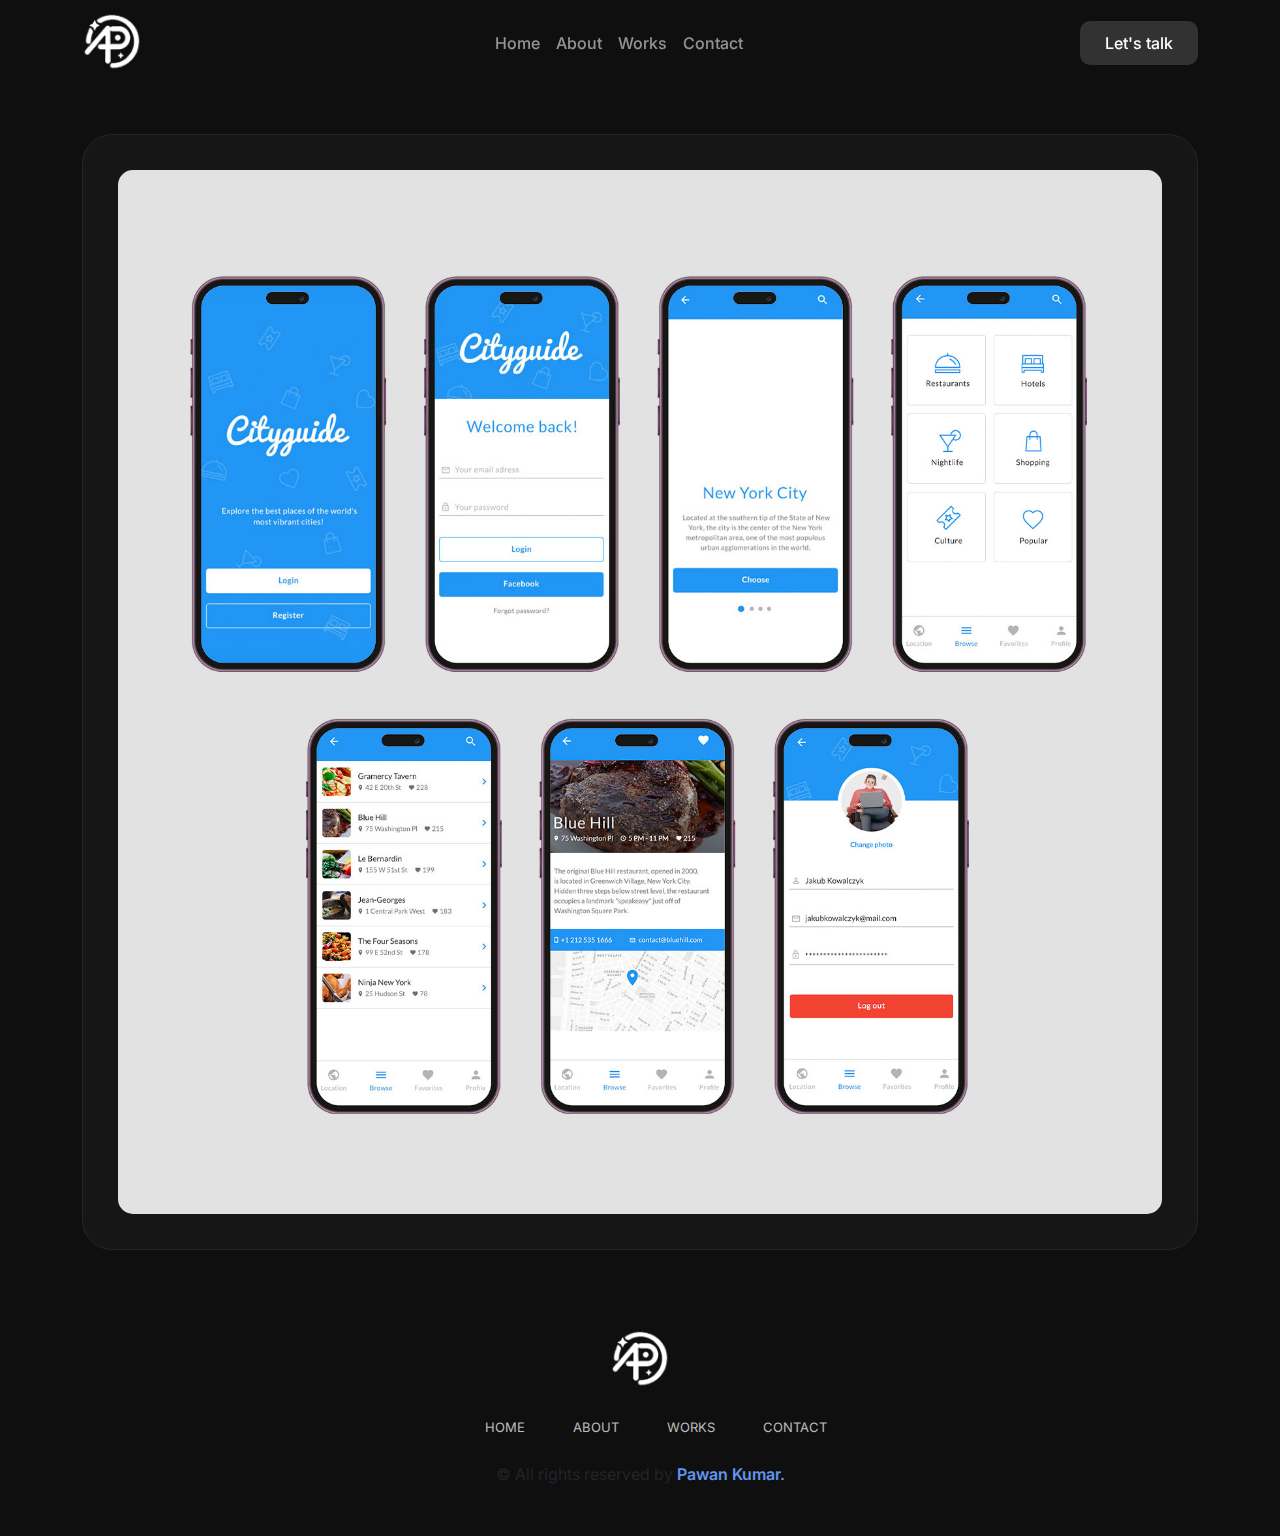
<file: app2.html>
<!DOCTYPE html>
<html>
<head>
	<meta charset="utf-8">
    <meta name="viewport" content="width=device-width, initial-scale=1.0">

	<title>Pawan kumar</title>

	<link href="https://cdn.jsdelivr.net/npm/bootstrap@5.3.1/dist/css/bootstrap.min.css" rel="stylesheet">
	<link rel="stylesheet" type="text/css" href="css/style.css">
	<link href="https://fonts.googleapis.com/css2?family=Inter:wght@100;200;300;400;500;600;700;800;900&display=swap" rel="stylesheet">
    <link href="https://unpkg.com/aos@2.3.1/dist/aos.css" rel="stylesheet">

    <style>
        
        .dash-img {
            background: #161616;
            padding: 35px 35px;
            border-radius: 30px;
            border: 1px solid #262626;
        }

        .dash-img img {
            border-radius: 15px;
        }

    </style>
</head>
<body>




<!-- navigation start -->
<section class="navigation">
    <div data-aos="fade-up"
     data-aos-anchor-placement="center-center">
	<nav class="navbar navbar-expand-lg navbar-dark">
  		<div class="container">
    		<a class="navbar-brand logo" href="index.html"><img src="img/logo.png"></a>
    		<button class="navbar-toggler nav-i" type="button" data-bs-toggle="collapse" data-bs-target="#navbarScroll" aria-controls="navbarScroll" aria-expanded="false" aria-label="Toggle navigation">
     			<span class="menu-i"><img src="img/menu.png"></span>
    		</button>
    		<div class="collapse navbar-collapse" id="navbarScroll">
      			<ul class="navbar-nav ms-auto my-2 my-lg-0 navbar-nav-scroll nav-li">
        			<li class="nav-item">
        			  <a class="nav-link" href="index.html">Home</a>
        			</li>
        			<li class="nav-item">
        			  <a class="nav-link" href="about.html">About</a>
        			</li>
        			<li class="nav-item">
        			  <a class="nav-link" href="work.html">Works</a>
        			</li>
        			<li class="nav-item">
        			  <a class="nav-link" href="contact.html">Contact</a>
        			</li>
      			</ul>
                <div class="talk ms-auto">
                  <a href="contact.html">Let's talk</a>
                </div>
            </div>
        </div>
    </nav>
    </div>
</section>
<!-- navigation end -->





<!-- dashboard start -->
<section class="dashboard mt-5">
    <div class="container">
        <div class="dash-img" data-aos="zoom-in" data-aos-duration="1000">
            <img src="img/pro-44.jpg">
        </div>
    </div>
</section>
<!-- dashboard start -->








<!-- footer start -->
	<section class="footer text-center">
		<div class="container">
			<div class="footer-data">
				<a href="#"><img src="img/logo.png"></a>
				<ul class="d-flex justify-content-center mt-4">
					<li><a class="mx-4" href="index.html">HOME</a></li>
					<li><a class="mx-4" href="about.html" target="-blank">ABOUT</a></li>
					<li><a class="mx-4" href="work.html">WORKS</a></li>
					<li><a class="mx-4" href="contact.html">CONTACT</a></li>
				</ul>
				<p class="mt-4">© All rights reserved by <span> Pawan Kumar.</span></p>
			</div>
		</div>
	</section>
<!-- footer end -->


<script src="https://cdn.jsdelivr.net/npm/bootstrap@5.3.1/dist/js/bootstrap.bundle.min.js"></script>
<script src="https://unpkg.com/aos@2.3.1/dist/aos.js"></script>
<script>
  AOS.init();
</script>
</body>
</html>
</file>
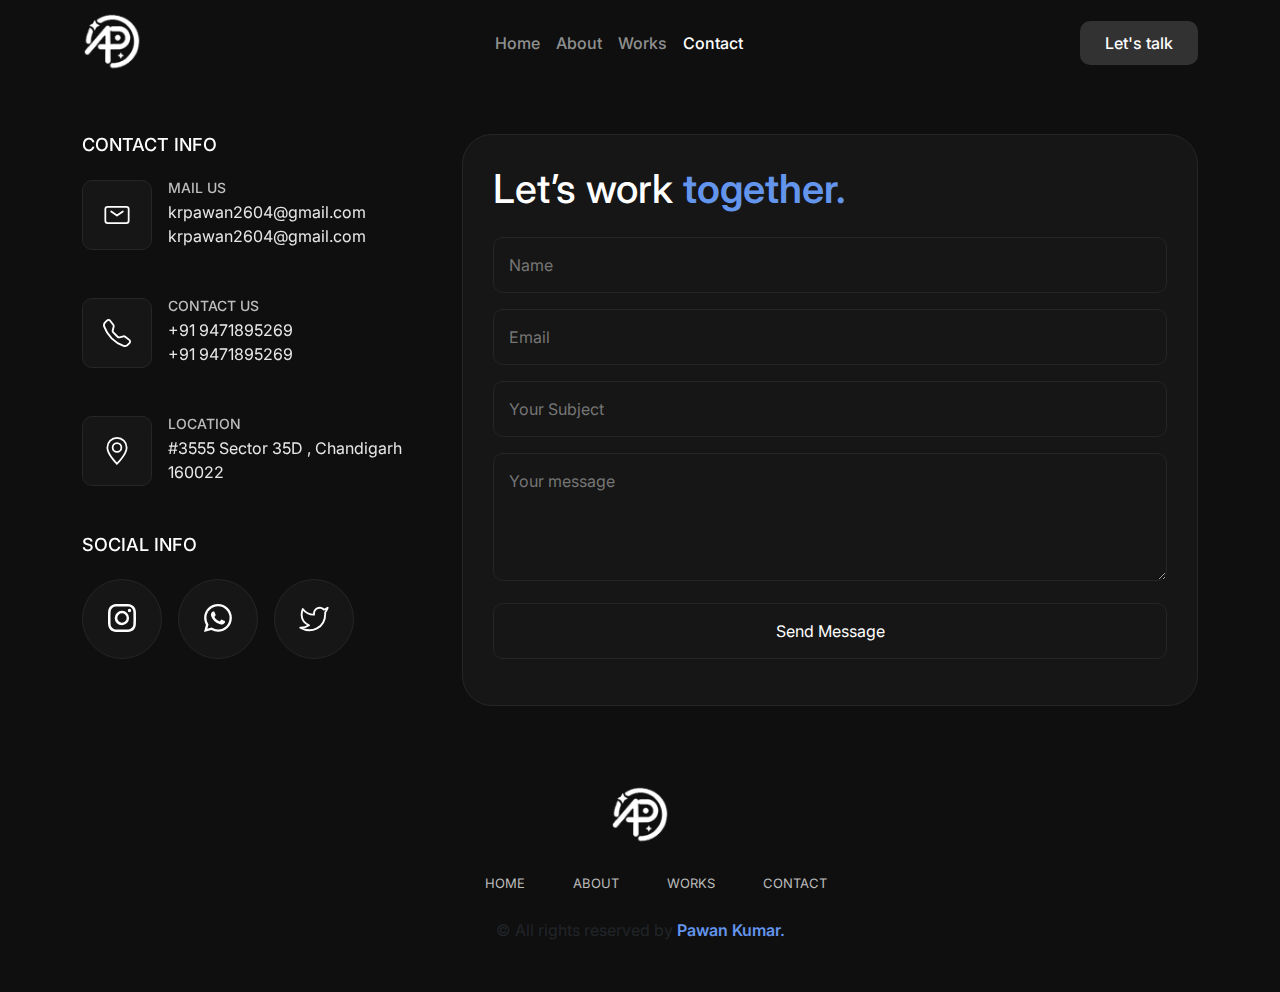
<file: contact.html>
<!DOCTYPE html>
<html>
<head>
	<meta charset="utf-8">
    <meta name="viewport" content="width=device-width, initial-scale=1.0">

	<title>Pawan kumar</title>

	<link href="https://cdn.jsdelivr.net/npm/bootstrap@5.3.1/dist/css/bootstrap.min.css" rel="stylesheet">
	<link rel="stylesheet" type="text/css" href="css/style.css">
	<link href="https://fonts.googleapis.com/css2?family=Inter:wght@100;200;300;400;500;600;700;800;900&display=swap" rel="stylesheet">
    <link href="https://unpkg.com/aos@2.3.1/dist/aos.css" rel="stylesheet">
</head>
<body>



<!-- navigation start -->
<section class="navigation">
	<nav class="navbar navbar-expand-lg navbar-dark">
  		<div class="container">
    		<a class="navbar-brand logo" href="index.html"><img src="img/logo.png"></a>
    		<button class="navbar-toggler nav-i" type="button" data-bs-toggle="collapse" data-bs-target="#navbarScroll" aria-controls="navbarScroll" aria-expanded="false" aria-label="Toggle navigation">
     			<span class="menu-i"><img src="img/menu.png"></span>
    		</button>
    		<div class="collapse navbar-collapse" id="navbarScroll">
      			<ul class="navbar-nav ms-auto my-2 my-lg-0 navbar-nav-scroll nav-li">
        			<li class="nav-item">
        			  <a class="nav-link" href="index.html">Home</a>
        			</li>
        			<li class="nav-item">
        			  <a class="nav-link" href="about.html">About</a>
        			</li>
        			<li class="nav-item">
        			  <a class="nav-link" href="work.html">Works</a>
        			</li>
        			<li class="nav-item">
        			  <a class="nav-link active" aria-current="page" href="contact.html">Contact</a>
        			</li>
      			</ul>
                <div class="talk ms-auto">
                  <a href="contact.html">Let's talk</a>
                </div>
            </div>
        </div>
    </nav>
</section>
<!-- navigation end -->




<!-- contact me start -->
     <section class="contact-me mt-5">
         <div class="container">
             <div class="row">
                 <div class="col-lg-4">
                     <div class="contact-data">
                        <h2 class="cont-head mb-4 text-white" data-aos="zoom-in" data-aos-duration="1000">CONTACT INFO</h2>
                         <div class="mail d-flex" data-aos="zoom-in" data-aos-duration="1000">
                             <div class="mail-icon text-white">
                                 <svg stroke-width="1.5" width="30" height="30" viewBox="0 0 24 24" fill="none" xmlns="http://www.w3.org/2000/svg"><path d="M7 9L12 12.5L17 9" stroke="currentColor" stroke-linecap="round" stroke-linejoin="round"/><path d="M2 17V7C2 5.89543 2.89543 5 4 5H20C21.1046 5 22 5.89543 22 7V17C22 18.1046 21.1046 19 20 19H4C2.89543 19 2 18.1046 2 17Z" stroke="currentColor" stroke-width="1.5"/></svg>
                             </div>
                             <div class="mail-text ms-3">
                                 <h5 class="contact-h mb-1">MAIL US</h5>
                                 <p class="contact-p">krpawan2604@gmail.com</p>
                                 <p class="contact-p">krpawan2604@gmail.com</p>
                             </div>
                         </div>

                         <div class="contact-us d-flex mt-5" data-aos="zoom-in" data-aos-duration="1000">
                             <div class="contact-icon text-white">
                                <svg xmlns="http://www.w3.org/2000/svg" width="30" height="30" fill="currentColor" class="bi bi-telephone" viewBox="0 0 16 16">
                                <path d="M3.654 1.328a.678.678 0 0 0-1.015-.063L1.605 2.3c-.483.484-.661 1.169-.45 1.77a17.568 17.568 0 0 0 4.168 6.608 17.569 17.569 0 0 0 6.608 4.168c.601.211 1.286.033 1.77-.45l1.034-1.034a.678.678 0 0 0-.063-1.015l-2.307-1.794a.678.678 0 0 0-.58-.122l-2.19.547a1.745 1.745 0 0 1-1.657-.459L5.482 8.062a1.745 1.745 0 0 1-.46-1.657l.548-2.19a.678.678 0 0 0-.122-.58L3.654 1.328zM1.884.511a1.745 1.745 0 0 1 2.612.163L6.29 2.98c.329.423.445.974.315 1.494l-.547 2.19a.678.678 0 0 0 .178.643l2.457 2.457a.678.678 0 0 0 .644.178l2.189-.547a1.745 1.745 0 0 1 1.494.315l2.306 1.794c.829.645.905 1.87.163 2.611l-1.034 1.034c-.74.74-1.846 1.065-2.877.702a18.634 18.634 0 0 1-7.01-4.42 18.634 18.634 0 0 1-4.42-7.009c-.362-1.03-.037-2.137.703-2.877L1.885.511z"/>
                                </svg> 
                             </div>
                             <div class="contact-text ms-3">
                                 <h5 class="contact-h mb-1">CONTACT US</h5>
                                 <p class="contact-p">+91 9471895269</p>
                                 <p class="contact-p">+91 9471895269</p>
                             </div>
                         </div>

                         <div class="location d-flex mt-5" data-aos="zoom-in" data-aos-duration="1000">
                             <div class="locationl-icon text-white">
                                 <svg xmlns="http://www.w3.org/2000/svg" width="30" height="30" fill="currentColor" class="bi bi-geo-alt" viewBox="0 0 16 16">
                                 <path d="M12.166 8.94c-.524 1.062-1.234 2.12-1.96 3.07A31.493 31.493 0 0 1 8 14.58a31.481 31.481 0 0 1-2.206-2.57c-.726-.95-1.436-2.008-1.96-3.07C3.304 7.867 3 6.862 3 6a5 5 0 0 1 10 0c0 .862-.305 1.867-.834 2.94zM8 16s6-5.686 6-10A6 6 0 0 0 2 6c0 4.314 6 10 6 10z"/>
                                 <path d="M8 8a2 2 0 1 1 0-4 2 2 0 0 1 0 4zm0 1a3 3 0 1 0 0-6 3 3 0 0 0 0 6z"/>
                                 </svg>
                             </div>
                             <div class="location-text ms-3">
                                 <h5 class="contact-h mb-1">LOCATION</h5>
                                 <p class="contact-p">#3555 Sector 35D , Chandigarh 160022</p>
                             </div>
                         </div>

                         <div class="social-info mt-5">
                             <h5 class="cont-head text-white" data-aos="zoom-in" data-aos-duration="1000">SOCIAL INFO</h5>
                             <div class="social-icon d-flex mt-4" data-aos="zoom-in" data-aos-duration="1000">
                             <a class="me-3" href="#">
                                <svg xmlns="http://www.w3.org/2000/svg" width="28px" height="28px" fill="currentColor" class="bi bi-instagram" viewBox="0 0 16 16">
                                <path d="M8 0C5.829 0 5.556.01 4.703.048 3.85.088 3.269.222 2.76.42a3.917 3.917 0 0 0-1.417.923A3.927 3.927 0 0 0 .42 2.76C.222 3.268.087 3.85.048 4.7.01 5.555 0 5.827 0 8.001c0 2.172.01 2.444.048 3.297.04.852.174 1.433.372 1.942.205.526.478.972.923 1.417.444.445.89.719 1.416.923.51.198 1.09.333 1.942.372C5.555 15.99 5.827 16 8 16s2.444-.01 3.298-.048c.851-.04 1.434-.174 1.943-.372a3.916 3.916 0 0 0 1.416-.923c.445-.445.718-.891.923-1.417.197-.509.332-1.09.372-1.942C15.99 10.445 16 10.173 16 8s-.01-2.445-.048-3.299c-.04-.851-.175-1.433-.372-1.941a3.926 3.926 0 0 0-.923-1.417A3.911 3.911 0 0 0 13.24.42c-.51-.198-1.092-.333-1.943-.372C10.443.01 10.172 0 7.998 0h.003zm-.717 1.442h.718c2.136 0 2.389.007 3.232.046.78.035 1.204.166 1.486.275.373.145.64.319.92.599.28.28.453.546.598.92.11.281.24.705.275 1.485.039.843.047 1.096.047 3.231s-.008 2.389-.047 3.232c-.035.78-.166 1.203-.275 1.485a2.47 2.47 0 0 1-.599.919c-.28.28-.546.453-.92.598-.28.11-.704.24-1.485.276-.843.038-1.096.047-3.232.047s-2.39-.009-3.233-.047c-.78-.036-1.203-.166-1.485-.276a2.478 2.478 0 0 1-.92-.598 2.48 2.48 0 0 1-.6-.92c-.109-.281-.24-.705-.275-1.485-.038-.843-.046-1.096-.046-3.233 0-2.136.008-2.388.046-3.231.036-.78.166-1.204.276-1.486.145-.373.319-.64.599-.92.28-.28.546-.453.92-.598.282-.11.705-.24 1.485-.276.738-.034 1.024-.044 2.515-.045v.002zm4.988 1.328a.96.96 0 1 0 0 1.92.96.96 0 0 0 0-1.92zm-4.27 1.122a4.109 4.109 0 1 0 0 8.217 4.109 4.109 0 0 0 0-8.217zm0 1.441a2.667 2.667 0 1 1 0 5.334 2.667 2.667 0 0 1 0-5.334z"/>
                                </svg>
                             </a>

                             <a class="me-3" href="#">
                                <svg xmlns="http://www.w3.org/2000/svg" width="28px" height="28px" fill="currentColor" class="bi bi-whatsapp" viewBox="0 0 16 16">
                                <path d="M13.601 2.326A7.854 7.854 0 0 0 7.994 0C3.627 0 .068 3.558.064 7.926c0 1.399.366 2.76 1.057 3.965L0 16l4.204-1.102a7.933 7.933 0 0 0 3.79.965h.004c4.368 0 7.926-3.558 7.93-7.93A7.898 7.898 0 0 0 13.6 2.326zM7.994 14.521a6.573 6.573 0 0 1-3.356-.92l-.24-.144-2.494.654.666-2.433-.156-.251a6.56 6.56 0 0 1-1.007-3.505c0-3.626 2.957-6.584 6.591-6.584a6.56 6.56 0 0 1 4.66 1.931 6.557 6.557 0 0 1 1.928 4.66c-.004 3.639-2.961 6.592-6.592 6.592zm3.615-4.934c-.197-.099-1.17-.578-1.353-.646-.182-.065-.315-.099-.445.099-.133.197-.513.646-.627.775-.114.133-.232.148-.43.05-.197-.1-.836-.308-1.592-.985-.59-.525-.985-1.175-1.103-1.372-.114-.198-.011-.304.088-.403.087-.088.197-.232.296-.346.1-.114.133-.198.198-.33.065-.134.034-.248-.015-.347-.05-.099-.445-1.076-.612-1.47-.16-.389-.323-.335-.445-.34-.114-.007-.247-.007-.38-.007a.729.729 0 0 0-.529.247c-.182.198-.691.677-.691 1.654 0 .977.71 1.916.81 2.049.098.133 1.394 2.132 3.383 2.992.47.205.84.326 1.129.418.475.152.904.129 1.246.08.38-.058 1.171-.48 1.338-.943.164-.464.164-.86.114-.943-.049-.084-.182-.133-.38-.232z"/>
                                </svg>
                            </a> 

                            <a href="#">
                                <svg stroke-width="1.5" width="30px" viewBox="0 0 24 24" fill="none" xmlns="http://www.w3.org/2000/svg"><path d="M23 3.01006C23 3.01006 20.9821 4.20217 19.86 4.54006C19.2577 3.84757 18.4573 3.35675 17.567 3.13398C16.6767 2.91122 15.7395 2.96725 14.8821 3.29451C14.0247 3.62177 13.2884 4.20446 12.773 4.96377C12.2575 5.72309 11.9877 6.62239 12 7.54006V8.54006C10.2426 8.58562 8.50127 8.19587 6.93101 7.4055C5.36074 6.61513 4.01032 5.44869 3 4.01006C3 4.01006 -1 13.0101 8 17.0101C5.94053 18.408 3.48716 19.109 1 19.0101C10 24.0101 21 19.0101 21 7.51006C20.9991 7.23151 20.9723 6.95365 20.92 6.68006C21.9406 5.67355 23 3.01006 23 3.01006Z" stroke="currentColor" stroke-linecap="round" stroke-linejoin="round"/></svg>
                            </a>
                            </div>
                         </div>
                     </div>
                 </div>
                 <div class="col-lg-8">
                     <div class="contact-form" data-aos="zoom-in" data-aos-duration="1000">
                         <h1 class="text-white">Let’s work <span>together.</span></h1>
                         <div class="form">
                            <form>
                              <input class="mt-4" id="name" type="text" name="name" placeholder="Name">
                              <input class="mt-3" id="email" type="email" name="email" placeholder="Email">
                              <input class="mt-3" id="subject" type="text" name="S" placeholder="Your Subject">
                              <textarea class="mt-3" id="message" rows="4" cols="50" placeholder="Your message"></textarea>
                              <a class="mt-3 mb-3 text-white" href="#">Send Message</a>
                             </form>
                         </div>
                     </div>
                 </div>
             </div>
         </div>
     </section>
<!-- contact me end -->










<!-- footer start -->
	<section class="footer text-center">
		<div class="container">
			<div class="footer-data">
				<a href="#"><img src="img/logo.png"></a>
				<ul class="d-flex justify-content-center mt-4">
					<li><a class="mx-4" href="index.html">HOME</a></li>
					<li><a class="mx-4" href="about.html" target="-blank">ABOUT</a></li>
					<li><a class="mx-4" href="work.html">WORKS</a></li>
					<li><a class="mx-4" href="contact.html">CONTACT</a></li>
				</ul>
				<p class="mt-4">© All rights reserved by <span> Pawan Kumar.</span></p>
			</div>
		</div>
	</section>
<!-- footer end -->


<script src="https://cdn.jsdelivr.net/npm/bootstrap@5.3.1/dist/js/bootstrap.bundle.min.js"></script>
<script src="https://unpkg.com/aos@2.3.1/dist/aos.js"></script>
<script>
  AOS.init();
</script>
</body>
</html>
</file>
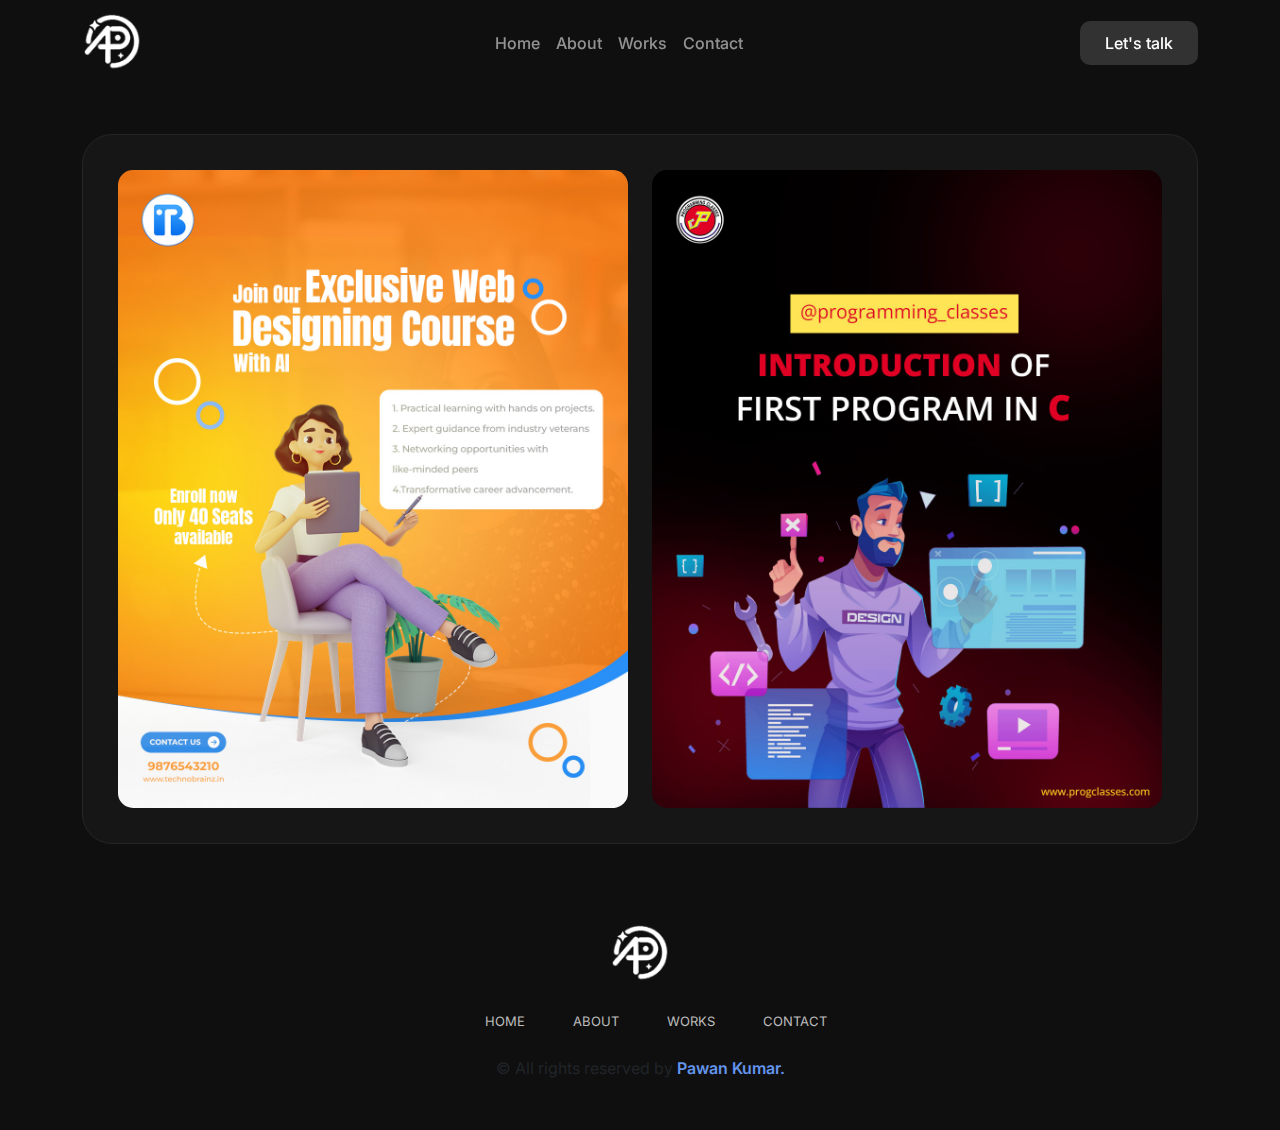
<file: Dashboard.html>
<!DOCTYPE html>
<html>
<head>
	<meta charset="utf-8">
    <meta name="viewport" content="width=device-width, initial-scale=1.0">

	<title>Pawan kumar</title>

	<link href="https://cdn.jsdelivr.net/npm/bootstrap@5.3.1/dist/css/bootstrap.min.css" rel="stylesheet">
	<link rel="stylesheet" type="text/css" href="css/style.css">
	<link href="https://fonts.googleapis.com/css2?family=Inter:wght@100;200;300;400;500;600;700;800;900&display=swap" rel="stylesheet">
    <link href="https://unpkg.com/aos@2.3.1/dist/aos.css" rel="stylesheet">

    <style>
        
        .dash-img {
            background: #161616;
            padding: 35px 35px;
            border-radius: 30px;
            border: 1px solid #262626;
        }

        .dash-img img {
            border-radius: 15px;
        }

        @media (max-width: 991px) {
            img.post1-img {
            margin-top: 25px;
            }
        }

    </style>
</head>
<body>




<!-- navigation start -->
<section class="navigation">
    <div data-aos="fade-up"
     data-aos-anchor-placement="center-center">
	<nav class="navbar navbar-expand-lg navbar-dark">
  		<div class="container">
    		<a class="navbar-brand logo" href="index.html"><img src="img/logo.png"></a>
    		<button class="navbar-toggler nav-i" type="button" data-bs-toggle="collapse" data-bs-target="#navbarScroll" aria-controls="navbarScroll" aria-expanded="false" aria-label="Toggle navigation">
     			<span class="menu-i"><img src="img/menu.png"></span>
    		</button>
    		<div class="collapse navbar-collapse" id="navbarScroll">
      			<ul class="navbar-nav ms-auto my-2 my-lg-0 navbar-nav-scroll nav-li">
        			<li class="nav-item">
        			  <a class="nav-link" href="index.html">Home</a>
        			</li>
        			<li class="nav-item">
        			  <a class="nav-link" href="about.html">About</a>
        			</li>
        			<li class="nav-item">
        			  <a class="nav-link" href="work.html">Works</a>
        			</li>
        			<li class="nav-item">
        			  <a class="nav-link" href="contact.html">Contact</a>
        			</li>
      			</ul>
                <div class="talk ms-auto">
                  <a href="contact.html">Let's talk</a>
                </div>
            </div>
        </div>
    </nav>
    </div>
</section>
<!-- navigation end -->



<!-- dashboard start -->
<section class="dashboard mt-5">
    <div class="container">
        <div class="dash-img" data-aos="zoom-in" data-aos-duration="1000">
            <div class="row">
                <div class="col-lg-6" data-aos="zoom-in" data-aos-duration="1000">
                    <img src="pro/task-1.jpg">
                </div>
                <div class="col-lg-6" data-aos="zoom-in" data-aos-duration="1000">
                    <img class="post1-img" src="pro/post_1.jpg">
                </div>
            </div>
        </div>
    </div>
</section>
<!-- dashboard start -->








<!-- footer start -->
	<section class="footer text-center">
		<div class="container">
			<div class="footer-data">
				<a href="#"><img src="img/logo.png"></a>
				<ul class="d-flex justify-content-center mt-4">
					<li><a class="mx-4" href="index.html">HOME</a></li>
					<li><a class="mx-4" href="about.html" target="-blank">ABOUT</a></li>
					<li><a class="mx-4" href="work.html">WORKS</a></li>
					<li><a class="mx-4" href="contact.html">CONTACT</a></li>
				</ul>
				<p class="mt-4">© All rights reserved by <span> Pawan Kumar.</span></p>
			</div>
		</div>
	</section>
<!-- footer end -->


<script src="https://cdn.jsdelivr.net/npm/bootstrap@5.3.1/dist/js/bootstrap.bundle.min.js"></script>
<script src="https://unpkg.com/aos@2.3.1/dist/aos.js"></script>
<script>
  AOS.init();
</script>
</body>
</html>
</file>
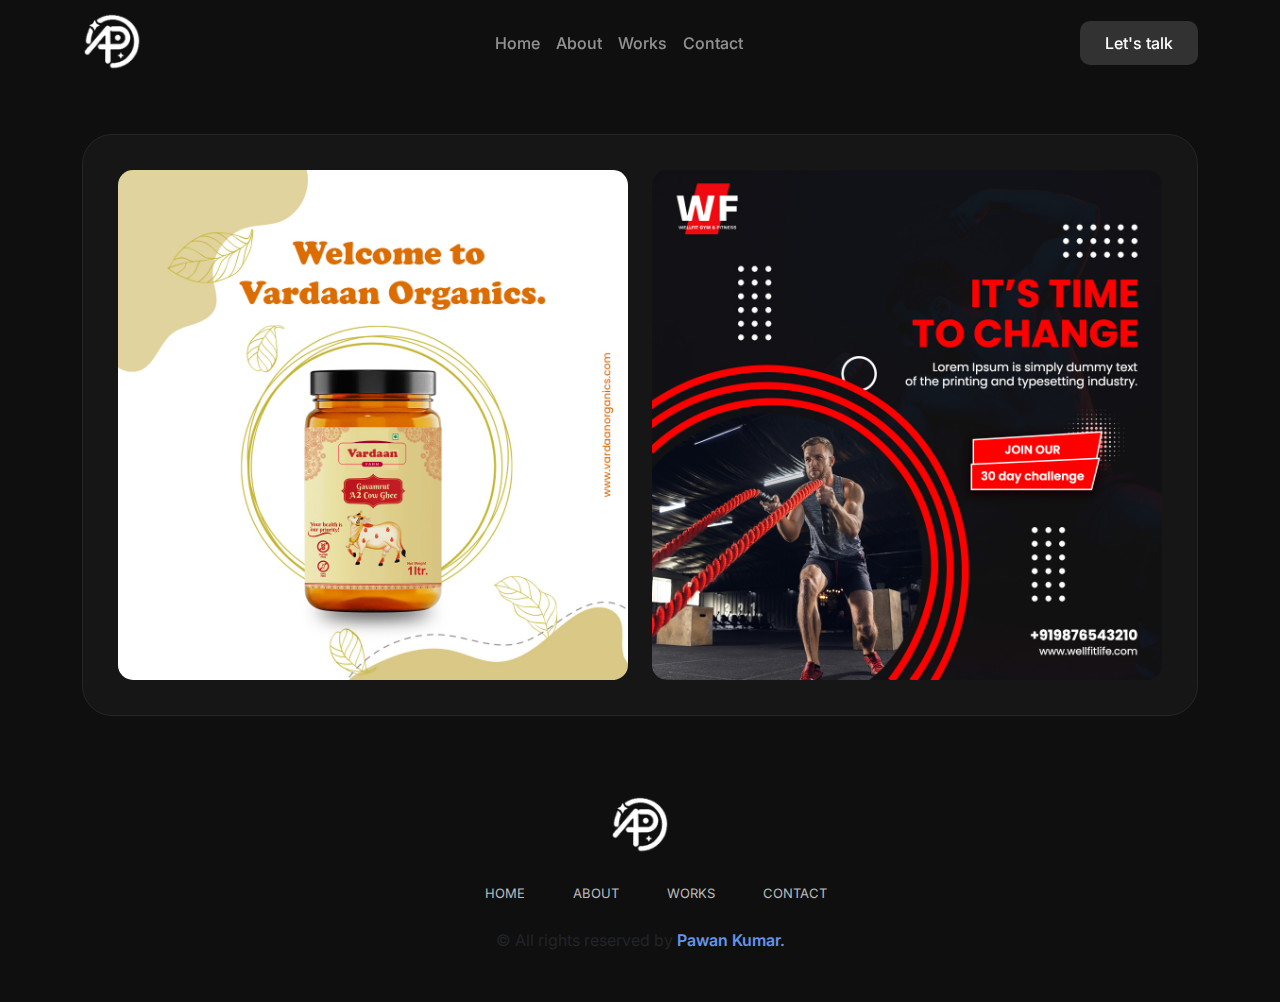
<file: graphic.html>
<!DOCTYPE html>
<html>
<head>
	<meta charset="utf-8">
    <meta name="viewport" content="width=device-width, initial-scale=1.0">

	<title>Pawan kumar</title>

	<link href="https://cdn.jsdelivr.net/npm/bootstrap@5.3.1/dist/css/bootstrap.min.css" rel="stylesheet">
	<link rel="stylesheet" type="text/css" href="css/style.css">
	<link href="https://fonts.googleapis.com/css2?family=Inter:wght@100;200;300;400;500;600;700;800;900&display=swap" rel="stylesheet">
    <link href="https://unpkg.com/aos@2.3.1/dist/aos.css" rel="stylesheet">

    <style>
        
        .dash-img {
            background: #161616;
            padding: 35px 35px;
            border-radius: 30px;
            border: 1px solid #262626;
        }

        .dash-img img {
            border-radius: 15px;
        }

        @media (max-width: 991px) {
        img.post1-img {
        margin-top: 25px;
        }
        }
    </style>
</head>
<body>




<!-- navigation start -->
<section class="navigation">
    <div data-aos="fade-up"
     data-aos-anchor-placement="center-center">
	<nav class="navbar navbar-expand-lg navbar-dark">
  		<div class="container">
    		<a class="navbar-brand logo" href="index.html"><img src="img/logo.png"></a>
    		<button class="navbar-toggler nav-i" type="button" data-bs-toggle="collapse" data-bs-target="#navbarScroll" aria-controls="navbarScroll" aria-expanded="false" aria-label="Toggle navigation">
     			<span class="menu-i"><img src="img/menu.png"></span>
    		</button>
    		<div class="collapse navbar-collapse" id="navbarScroll">
      			<ul class="navbar-nav ms-auto my-2 my-lg-0 navbar-nav-scroll nav-li">
        			<li class="nav-item">
        			  <a class="nav-link" href="index.html">Home</a>
        			</li>
        			<li class="nav-item">
        			  <a class="nav-link" href="about.html">About</a>
        			</li>
        			<li class="nav-item">
        			  <a class="nav-link" href="work.html">Works</a>
        			</li>
        			<li class="nav-item">
        			  <a class="nav-link" href="contact.html">Contact</a>
        			</li>
      			</ul>
                <div class="talk ms-auto">
                  <a href="contact.html">Let's talk</a>
                </div>
            </div>
        </div>
    </nav>
    </div>
</section>
<!-- navigation end -->



<!-- dashboard start -->
<section class="dashboard mt-5">
    <div class="container">
        <div class="dash-img" data-aos="zoom-in" data-aos-duration="1000">
            <div class="row">
                <div class="col-lg-6" data-aos="zoom-in" data-aos-duration="1000">
                    <img src="pro/post4216.jpg">
                </div>
                <div class="col-lg-6" data-aos="zoom-in" data-aos-duration="1000">
                    <img class="post1-img" src="pro/fitness_post.jpg">
                </div>
            </div>
        </div>
    </div>
</section>
<!-- dashboard start -->








<!-- footer start -->
	<section class="footer text-center">
		<div class="container">
			<div class="footer-data">
				<a href="#"><img src="img/logo.png"></a>
				<ul class="d-flex justify-content-center mt-4">
					<li><a class="mx-4" href="index.html">HOME</a></li>
					<li><a class="mx-4" href="about.html" target="-blank">ABOUT</a></li>
					<li><a class="mx-4" href="work.html">WORKS</a></li>
					<li><a class="mx-4" href="contact.html">CONTACT</a></li>
				</ul>
				<p class="mt-4">© All rights reserved by <span> Pawan Kumar.</span></p>
			</div>
		</div>
	</section>
<!-- footer end -->


<script src="https://cdn.jsdelivr.net/npm/bootstrap@5.3.1/dist/js/bootstrap.bundle.min.js"></script>
<script src="https://unpkg.com/aos@2.3.1/dist/aos.js"></script>
<script>
  AOS.init();
</script>
</body>
</html>
</file>
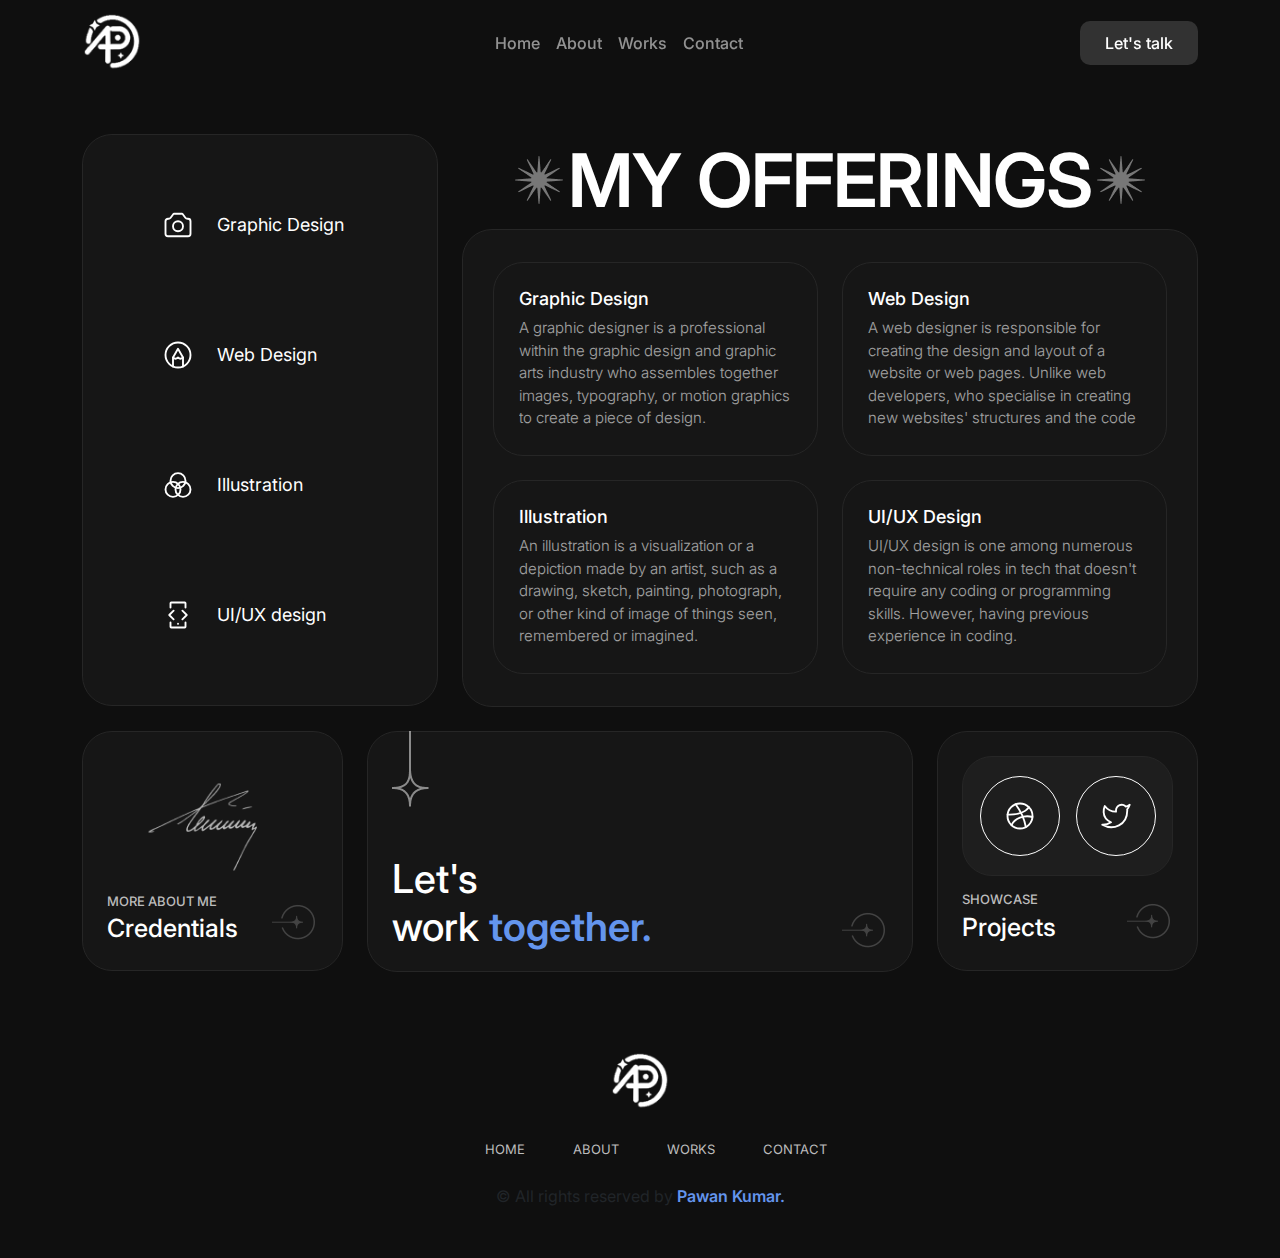
<file: specialization.html>
<!DOCTYPE html>
<html>
<head>
	<meta charset="utf-8">
    <meta name="viewport" content="width=device-width, initial-scale=1.0">

	<title>Pawan kumar</title>

	<link href="https://cdn.jsdelivr.net/npm/bootstrap@5.3.1/dist/css/bootstrap.min.css" rel="stylesheet">
	<link rel="stylesheet" type="text/css" href="css/style.css">
	<link href="https://fonts.googleapis.com/css2?family=Inter:wght@100;200;300;400;500;600;700;800;900&display=swap" rel="stylesheet">
    <link href="https://unpkg.com/aos@2.3.1/dist/aos.css" rel="stylesheet">
</head>
<body>




<!-- navigation start -->
<section class="navigation">
    <div data-aos="fade-up"
     data-aos-anchor-placement="center-center">
	<nav class="navbar navbar-expand-lg navbar-dark">
  		<div class="container">
    		<a class="navbar-brand logo" href="index.html"><img src="img/logo.png"></a>
    		<button class="navbar-toggler nav-i" type="button" data-bs-toggle="collapse" data-bs-target="#navbarScroll" aria-controls="navbarScroll" aria-expanded="false" aria-label="Toggle navigation">
     			<span class="menu-i"><img src="img/menu.png"></span>
    		</button>
    		<div class="collapse navbar-collapse" id="navbarScroll">
      			<ul class="navbar-nav ms-auto my-2 my-lg-0 navbar-nav-scroll nav-li">
        			<li class="nav-item">
        			  <a class="nav-link" href="index.html">Home</a>
        			</li>
        			<li class="nav-item">
        			  <a class="nav-link" href="about.html">About</a>
        			</li>
        			<li class="nav-item">
        			  <a class="nav-link" href="work.html">Works</a>
        			</li>
        			<li class="nav-item">
        			  <a class="nav-link" href="contact.html">Contact</a>
        			</li>
      			</ul>
                <div class="talk ms-auto">
                  <a href="contact.html">Let's talk</a>
                </div>
            </div>
        </div>
    </nav>
    </div>
</section>
<!-- navigation end -->





<!-- specialization start -->
<section class="my-specialization mt-5">
	<div class="container">
		<div class="row">
			<div class="col-lg-4">
				<div class="special-icon text-white" data-aos="zoom-in" data-aos-duration="1000">
					<div class="special-icon1 d-flex align-items-center">
						<svg data-bs-toggle="tooltip" data-bs-placement="top" data-bs-title="graphic design" stroke-width="1.5" width="30px" viewBox="0 0 24 24" fill="none" xmlns="http://www.w3.org/2000/svg"><path d="M2 19V9C2 7.89543 2.89543 7 4 7H4.5C5.12951 7 5.72229 6.70361 6.1 6.2L8.32 3.24C8.43331 3.08892 8.61115 3 8.8 3H15.2C15.3889 3 15.5667 3.08892 15.68 3.24L17.9 6.2C18.2777 6.70361 18.8705 7 19.5 7H20C21.1046 7 22 7.89543 22 9V19C22 20.1046 21.1046 21 20 21H4C2.89543 21 2 20.1046 2 19Z" stroke="currentColor" stroke-linecap="round" stroke-linejoin="round"/><path d="M12 17C14.2091 17 16 15.2091 16 13C16 10.7909 14.2091 9 12 9C9.79086 9 8 10.7909 8 13C8 15.2091 9.79086 17 12 17Z" stroke="currentColor" stroke-linecap="round" stroke-linejoin="round"/></svg>
						<h4 class="ms-4">Graphic Design</h4>
					</div>

					<div class="special-icon2 d-flex align-items-center">
						<svg data-bs-toggle="tooltip" data-bs-placement="top" data-bs-title="web design" stroke-width="1.5" width="30px" viewBox="0 0 24 24" fill="none" xmlns="http://www.w3.org/2000/svg"><path d="M12 2C6.47715 2 2 6.47715 2 12C2 17.5228 6.47715 22 12 22C17.5228 22 22 17.5228 22 12C22 6.47715 17.5228 2 12 2Z" stroke="currentColor" stroke-linecap="round" stroke-linejoin="round"/><path d="M8 21.1679V14L12 7L16 14V21.1679" stroke="currentColor" stroke-linecap="round" stroke-linejoin="round"/><path d="M8 14C8 14 9.12676 15 10 15C10.8732 15 12 14 12 14C12 14 13.1268 15 14 15C14.8732 15 16 14 16 14" stroke="currentColor" stroke-linecap="round" stroke-linejoin="round"/></svg>
						<h4 class="ms-4">Web Design</h4>
					</div>

					<div class="special-icon3 d-flex align-items-center">
						<svg data-bs-toggle="tooltip" data-bs-placement="top" data-bs-title="illustration" stroke-width="1.5" width="30px" viewBox="0 0 24 24" fill="none" xmlns="http://www.w3.org/2000/svg"><path d="M12 14.5C15.3137 14.5 18 11.8137 18 8.5C18 5.18629 15.3137 2.5 12 2.5C8.68629 2.5 6 5.18629 6 8.5C6 11.8137 8.68629 14.5 12 14.5Z" stroke="currentColor" stroke-linecap="round" stroke-linejoin="round"/><path d="M16 21.5C19.3137 21.5 22 18.8137 22 15.5C22 12.1863 19.3137 9.5 16 9.5C12.6863 9.5 10 12.1863 10 15.5C10 18.8137 12.6863 21.5 16 21.5Z" stroke="currentColor" stroke-linecap="round" stroke-linejoin="round"/><path d="M8 21.5C11.3137 21.5 14 18.8137 14 15.5C14 12.1863 11.3137 9.5 8 9.5C4.68629 9.5 2 12.1863 2 15.5C2 18.8137 4.68629 21.5 8 21.5Z" stroke="currentColor" stroke-linecap="round" stroke-linejoin="round"/></svg>
						<h4 class="ms-4">Illustration</h4>
					</div>

					<div class="special-icon4 d-flex align-items-center">
						<svg data-bs-toggle="tooltip" data-bs-placement="top" data-bs-title="ui/ux design" viewBox="0 0 24 24" width="30px" stroke-width="1.5" fill="none" xmlns="http://www.w3.org/2000/svg"><path d="M12 19.01L12.01 18.9989" stroke="currentColor" stroke-linecap="round" stroke-linejoin="round"/><path d="M18 18V21.4C18 21.7314 17.7314 22 17.4 22H6.6C6.26863 22 6 21.7314 6 21.4V18" stroke="currentColor" stroke-linecap="round"/><path d="M18 6V2.6C18 2.26863 17.7314 2 17.4 2H6.6C6.26863 2 6 2.26863 6 2.6V6" stroke="currentColor" stroke-linecap="round"/><path d="M15.5 8.5L19 12L15.5 15.5" stroke="currentColor" stroke-linecap="round" stroke-linejoin="round"/><path d="M8.5 8.5L5 12L8.5 15.5" stroke="currentColor" stroke-linecap="round" stroke-linejoin="round"/></svg>
						<h4 class="ms-4">UI/UX design</h4>
					</div>
				</div>
			</div>

			<div class="col-lg-8">
				<h1 class="text-white special-head" data-aos="zoom-in" data-aos-duration="1000">
					<img src="img/star-2.png">
					MY OFFERINGS
					<img src="img/star-2.png">
				</h1>
				<div class="special-data mt-1" data-aos="zoom-in" data-aos-duration="1000">
					<div class="row">
						<div class="col-lg-6">
							<div class="special-text">
								<h5>Graphic Design</h5>
								<p class="mt-2">A graphic designer is a professional within the graphic design and graphic arts industry who assembles together images, typography, or motion graphics to create a piece of design.</p>
							</div>
						</div>

						<div class="col-lg-6">
							<div class="special-text spec-m">
								<h5>Web Design</h5>
								<p class="mt-2">A web designer is responsible for creating the design and layout of a website or web pages. Unlike web developers, who specialise in creating new websites' structures and the code</p>
							</div>
						</div>

						<div class="col-lg-6">
							<div class="special-text mt-4">
								<h5>Illustration</h5>
								<p class="mt-2">An illustration is a visualization or a depiction made by an artist, such as a drawing, sketch, painting, photograph, or other kind of image of things seen, remembered or imagined.</p>
							</div>
						</div>

						<div class="col-lg-6">
							<div class="special-text mt-4">
								<h5>UI/UX Design</h5>
								<p class="mt-2">UI/UX design is one among numerous non-technical roles in tech that doesn't require any coding or programming skills. However, having previous experience in coding.</p>
							</div>
						</div>
					</div>
				</div>
			</div>
		</div>
	</div>
</section>
<!-- specialization end -->






<!-- stay with me start -->
	<section class="with-me mt-4">
		<div class="container">
			<div class="row">
				<div class="col-lg-3">
					<div class="about-me" data-aos="zoom-in" data-aos-duration="1000">
						<div class="abot-img">
							<img src="img/sign.png">
						</div>
						<div class="about-text mt-3">
							<h5>MORE ABOUT ME</h5>
							<h2 class="mt-1 text-white">Credentials</h2>
							<a href="#"><img src="img/icon.png"></a>
						</div>
					</div>
				</div>
				<div class="col-lg-6">
					<div class="work-together" data-aos="zoom-in" data-aos-duration="1000">
						<div class="toge-img">
							<img src="img/icon2.png">
						</div>
						<div class="toge-text mt-5">
							<h2 class="text-white">Let's<br>work <span>together.</span></h2>
							<a href="contact.html"><img src="img/icon.png"></a>
						</div>
					</div>
				</div>
				<div class="col-lg-3">
					<div class="profile" data-aos="zoom-in" data-aos-duration="1000">
						<div class="profile-img text-center d-flex justify-content-center">
							<a class="text-white mx-2" href="#">
								<svg stroke-width="1.5" width="30px" viewBox="0 0 24 24" fill="none" xmlns="http://www.w3.org/2000/svg"><path d="M2 12C2 17.5228 6.47715 22 12 22C17.5228 22 22 17.5228 22 12C22 6.47715 17.5228 2 12 2C6.47715 2 2 6.47715 2 12Z" stroke="currentColor" stroke-linecap="round" stroke-linejoin="round"/><path d="M16.6726 20.8435C15.5 14 12.5 8.00003 8.5 2.62964" stroke="currentColor" stroke-linecap="round" stroke-linejoin="round"/><path d="M2.06653 10.8406C6.00004 11 15.2829 10.5 19.1415 5" stroke="currentColor" stroke-linecap="round" stroke-linejoin="round"/><path d="M21.9677 12.81C15.3438 10.8407 7.50002 14.0001 5.23145 19.3613" stroke="currentColor" stroke-linecap="round" stroke-linejoin="round"/></svg>
							</a>
								
							<a class="text-white mx-2" href="#">
								<svg stroke-width="1.5" width="30px" viewBox="0 0 24 24" fill="none" xmlns="http://www.w3.org/2000/svg"><path d="M23 3.01006C23 3.01006 20.9821 4.20217 19.86 4.54006C19.2577 3.84757 18.4573 3.35675 17.567 3.13398C16.6767 2.91122 15.7395 2.96725 14.8821 3.29451C14.0247 3.62177 13.2884 4.20446 12.773 4.96377C12.2575 5.72309 11.9877 6.62239 12 7.54006V8.54006C10.2426 8.58562 8.50127 8.19587 6.93101 7.4055C5.36074 6.61513 4.01032 5.44869 3 4.01006C3 4.01006 -1 13.0101 8 17.0101C5.94053 18.408 3.48716 19.109 1 19.0101C10 24.0101 21 19.0101 21 7.51006C20.9991 7.23151 20.9723 6.95365 20.92 6.68006C21.9406 5.67355 23 3.01006 23 3.01006Z" stroke="currentColor" stroke-linecap="round" stroke-linejoin="round"/></svg>
							</a>
								
						</div>
						<div class="profile-text mt-3 mb-1">
							<h5>SHOWCASE</h5>
							<h2 class="mt-1 text-white">Projects</h2>
							<a href="contact.html"><img src="img/icon.png"></a>
						</div>
					</div>
				</div>
			</div>
		</div>
	</section>
<!-- stay with me end -->







<!-- footer start -->
	<section class="footer text-center">
		<div class="container">
			<div class="footer-data">
				<a href="#"><img src="img/logo.png"></a>
				<ul class="d-flex justify-content-center mt-4">
					<li><a class="mx-4" href="index.html">HOME</a></li>
					<li><a class="mx-4" href="about.html" target="-blank">ABOUT</a></li>
					<li><a class="mx-4" href="work.html">WORKS</a></li>
					<li><a class="mx-4" href="contact.html">CONTACT</a></li>
				</ul>
				<p class="mt-4">© All rights reserved by <span> Pawan Kumar.</span></p>
			</div>
		</div>
	</section>
<!-- footer end -->


<script src="https://cdn.jsdelivr.net/npm/bootstrap@5.3.1/dist/js/bootstrap.bundle.min.js"></script>
<script src="https://unpkg.com/aos@2.3.1/dist/aos.js"></script>
<script>
  AOS.init();
</script>
</body>
</html>
</file>
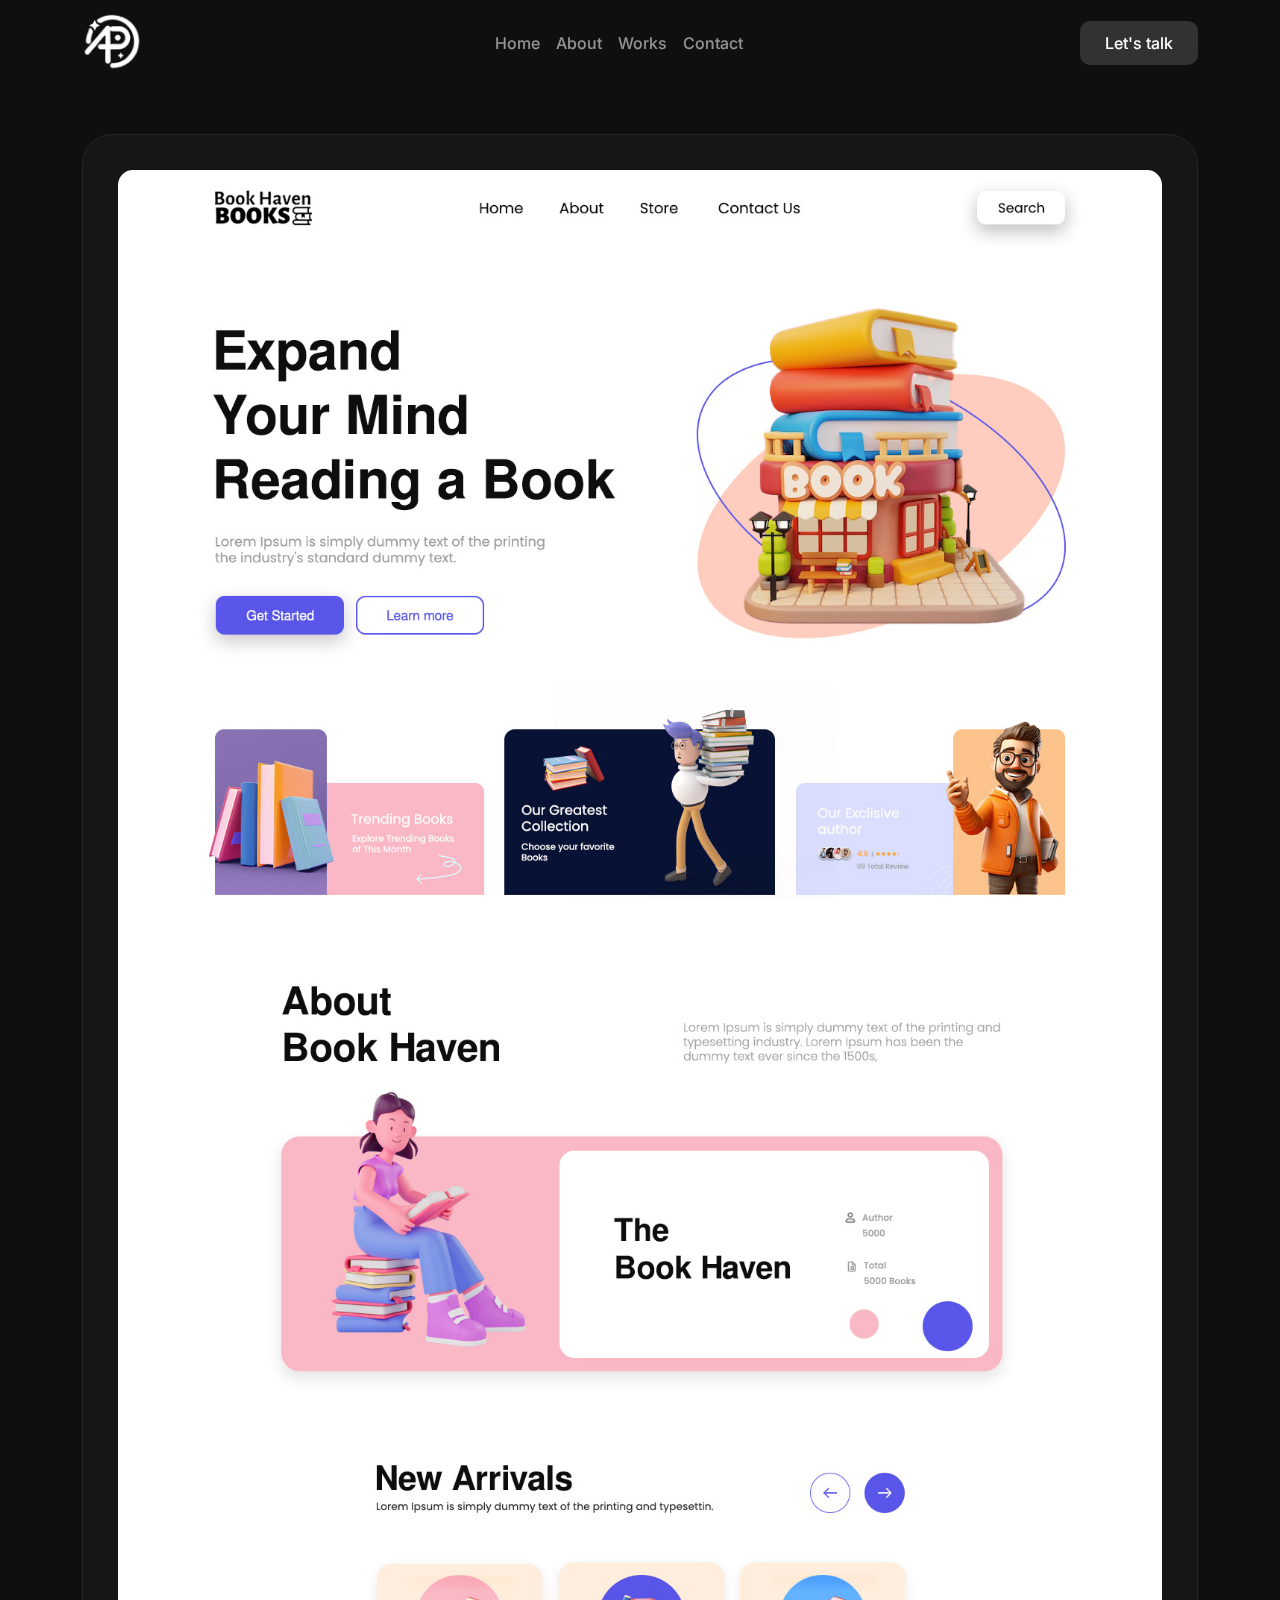
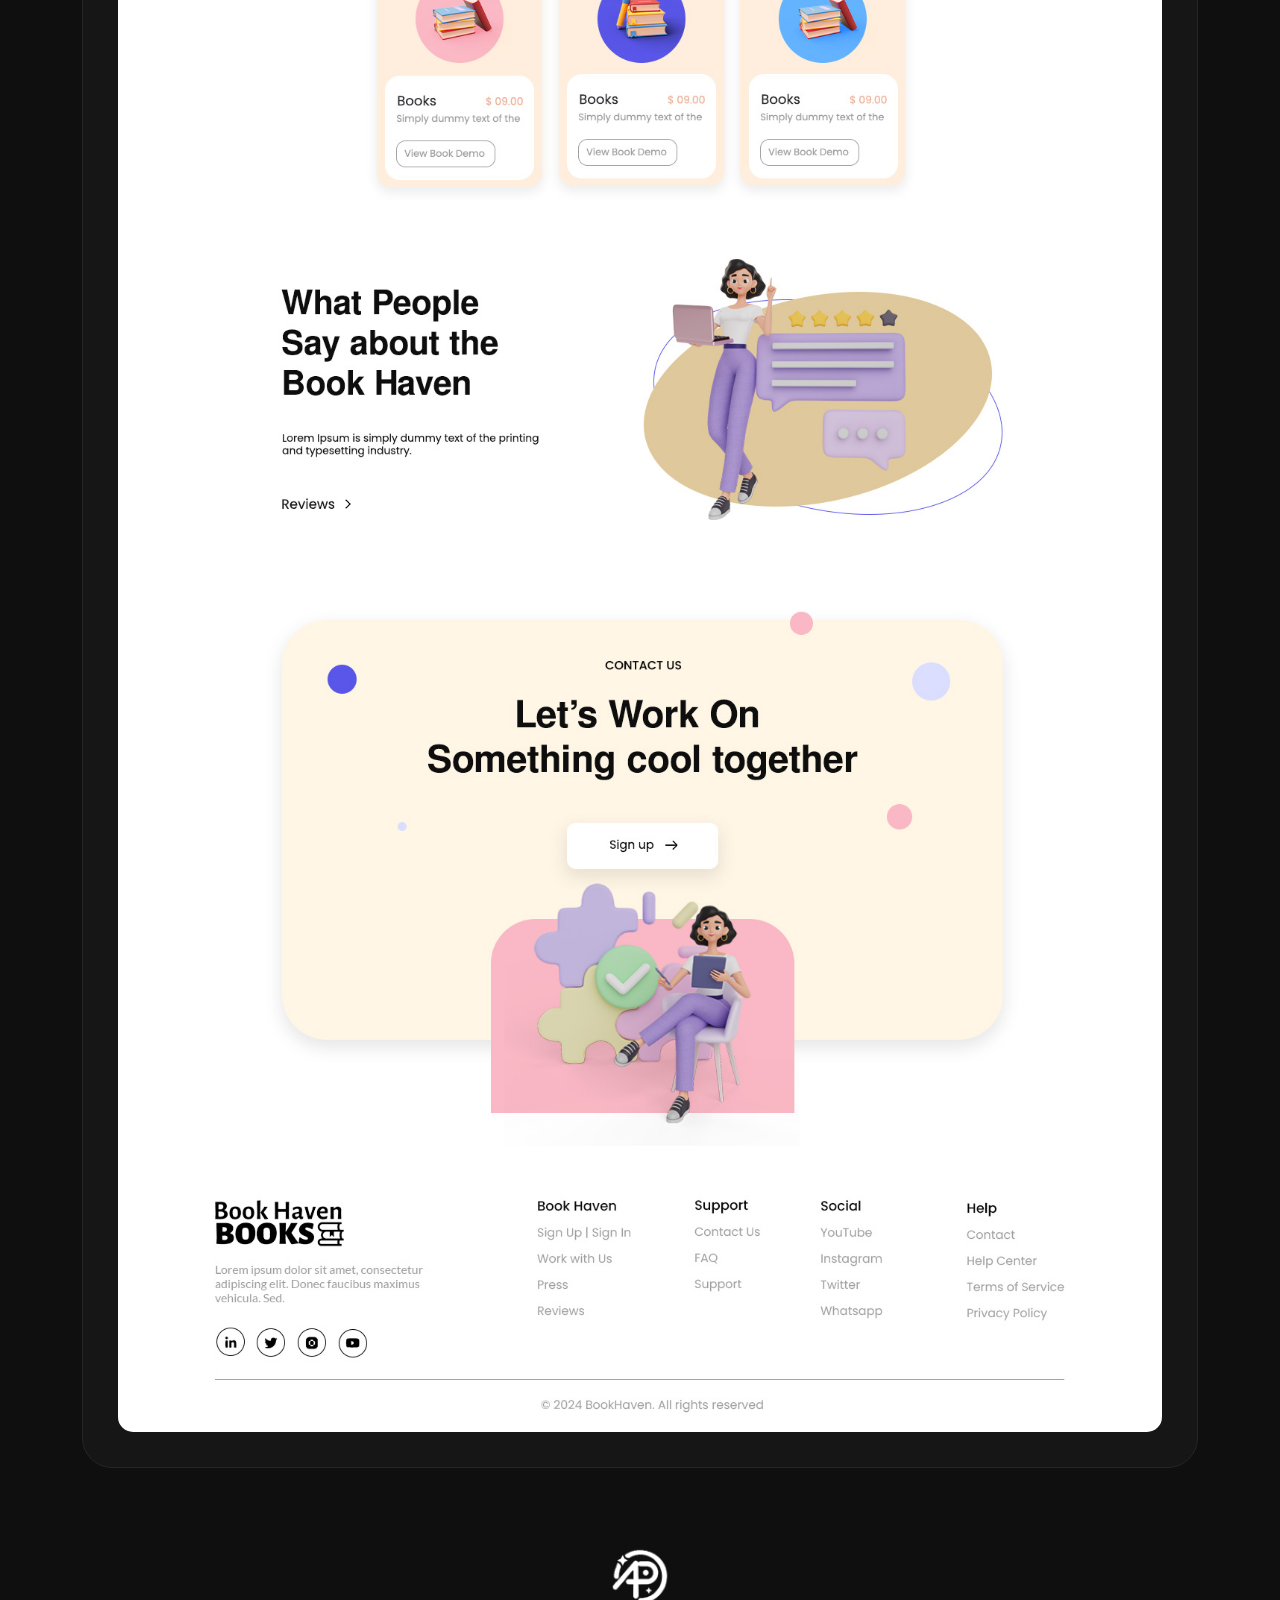
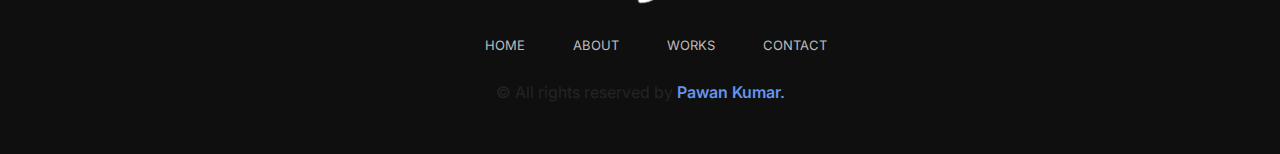
<file: uiux.html>
<!DOCTYPE html>
<html>
<head>
	<meta charset="utf-8">
    <meta name="viewport" content="width=device-width, initial-scale=1.0">

	<title>Pawan kumar</title>

	<link href="https://cdn.jsdelivr.net/npm/bootstrap@5.3.1/dist/css/bootstrap.min.css" rel="stylesheet">
	<link rel="stylesheet" type="text/css" href="css/style.css">
	<link href="https://fonts.googleapis.com/css2?family=Inter:wght@100;200;300;400;500;600;700;800;900&display=swap" rel="stylesheet">
    <link href="https://unpkg.com/aos@2.3.1/dist/aos.css" rel="stylesheet">

    <style>
        
        .dash-img {
            background: #161616;
            padding: 35px 35px;
            border-radius: 30px;
            border: 1px solid #262626;
        }

        .dash-img img {
            border-radius: 15px;
        }

    </style>
</head>
<body>




<!-- navigation start -->
<section class="navigation">
    <div data-aos="fade-up"
     data-aos-anchor-placement="center-center">
	<nav class="navbar navbar-expand-lg navbar-dark">
  		<div class="container">
    		<a class="navbar-brand logo" href="index.html"><img src="img/logo.png"></a>
    		<button class="navbar-toggler nav-i" type="button" data-bs-toggle="collapse" data-bs-target="#navbarScroll" aria-controls="navbarScroll" aria-expanded="false" aria-label="Toggle navigation">
     			<span class="menu-i"><img src="img/menu.png"></span>
    		</button>
    		<div class="collapse navbar-collapse" id="navbarScroll">
      			<ul class="navbar-nav ms-auto my-2 my-lg-0 navbar-nav-scroll nav-li">
        			<li class="nav-item">
        			  <a class="nav-link" href="index.html">Home</a>
        			</li>
        			<li class="nav-item">
        			  <a class="nav-link" href="about.html">About</a>
        			</li>
        			<li class="nav-item">
        			  <a class="nav-link" href="work.html">Works</a>
        			</li>
        			<li class="nav-item">
        			  <a class="nav-link" href="contact.html">Contact</a>
        			</li>
      			</ul>
                <div class="talk ms-auto">
                  <a href="contact.html">Let's talk</a>
                </div>
            </div>
        </div>
    </nav>
    </div>
</section>
<!-- navigation end -->




<!-- dashboard start -->
<section class="dashboard mt-5">
    <div class="container">
        <div class="dash-img" data-aos="zoom-in" data-aos-duration="1000">
            <img src="img/book_haven.jpg">
        </div>
    </div>
</section>
<!-- dashboard start -->








<!-- footer start -->
	<section class="footer text-center">
		<div class="container">
			<div class="footer-data">
				<a href="#"><img src="img/logo.png"></a>
				<ul class="d-flex justify-content-center mt-4">
					<li><a class="mx-4" href="index.html">HOME</a></li>
					<li><a class="mx-4" href="about.html" target="-blank">ABOUT</a></li>
					<li><a class="mx-4" href="work.html">WORKS</a></li>
					<li><a class="mx-4" href="contact.html">CONTACT</a></li>
				</ul>
				<p class="mt-4">© All rights reserved by <span> Pawan Kumar.</span></p>
			</div>
		</div>
	</section>
<!-- footer end -->


<script src="https://cdn.jsdelivr.net/npm/bootstrap@5.3.1/dist/js/bootstrap.bundle.min.js"></script>
<script src="https://unpkg.com/aos@2.3.1/dist/aos.js"></script>
<script>
  AOS.init();
</script>
</body>
</html>
</file>
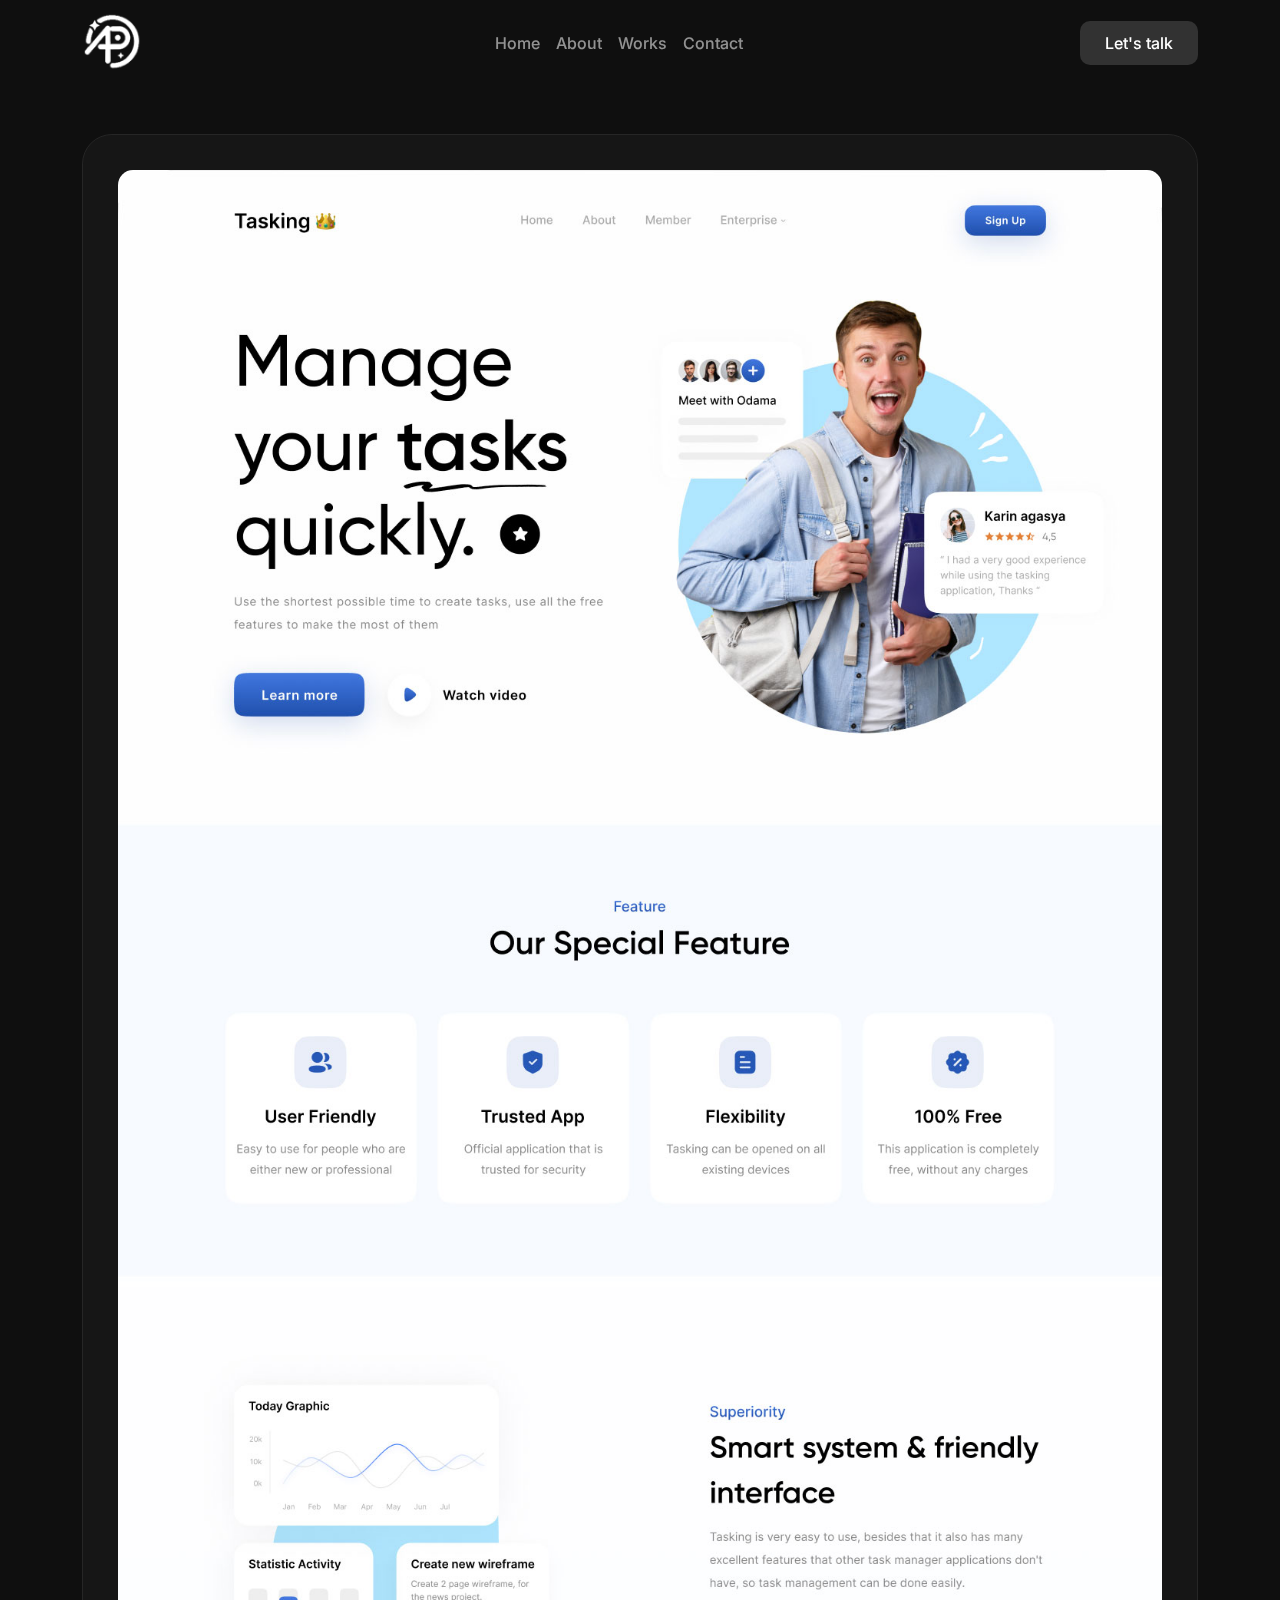
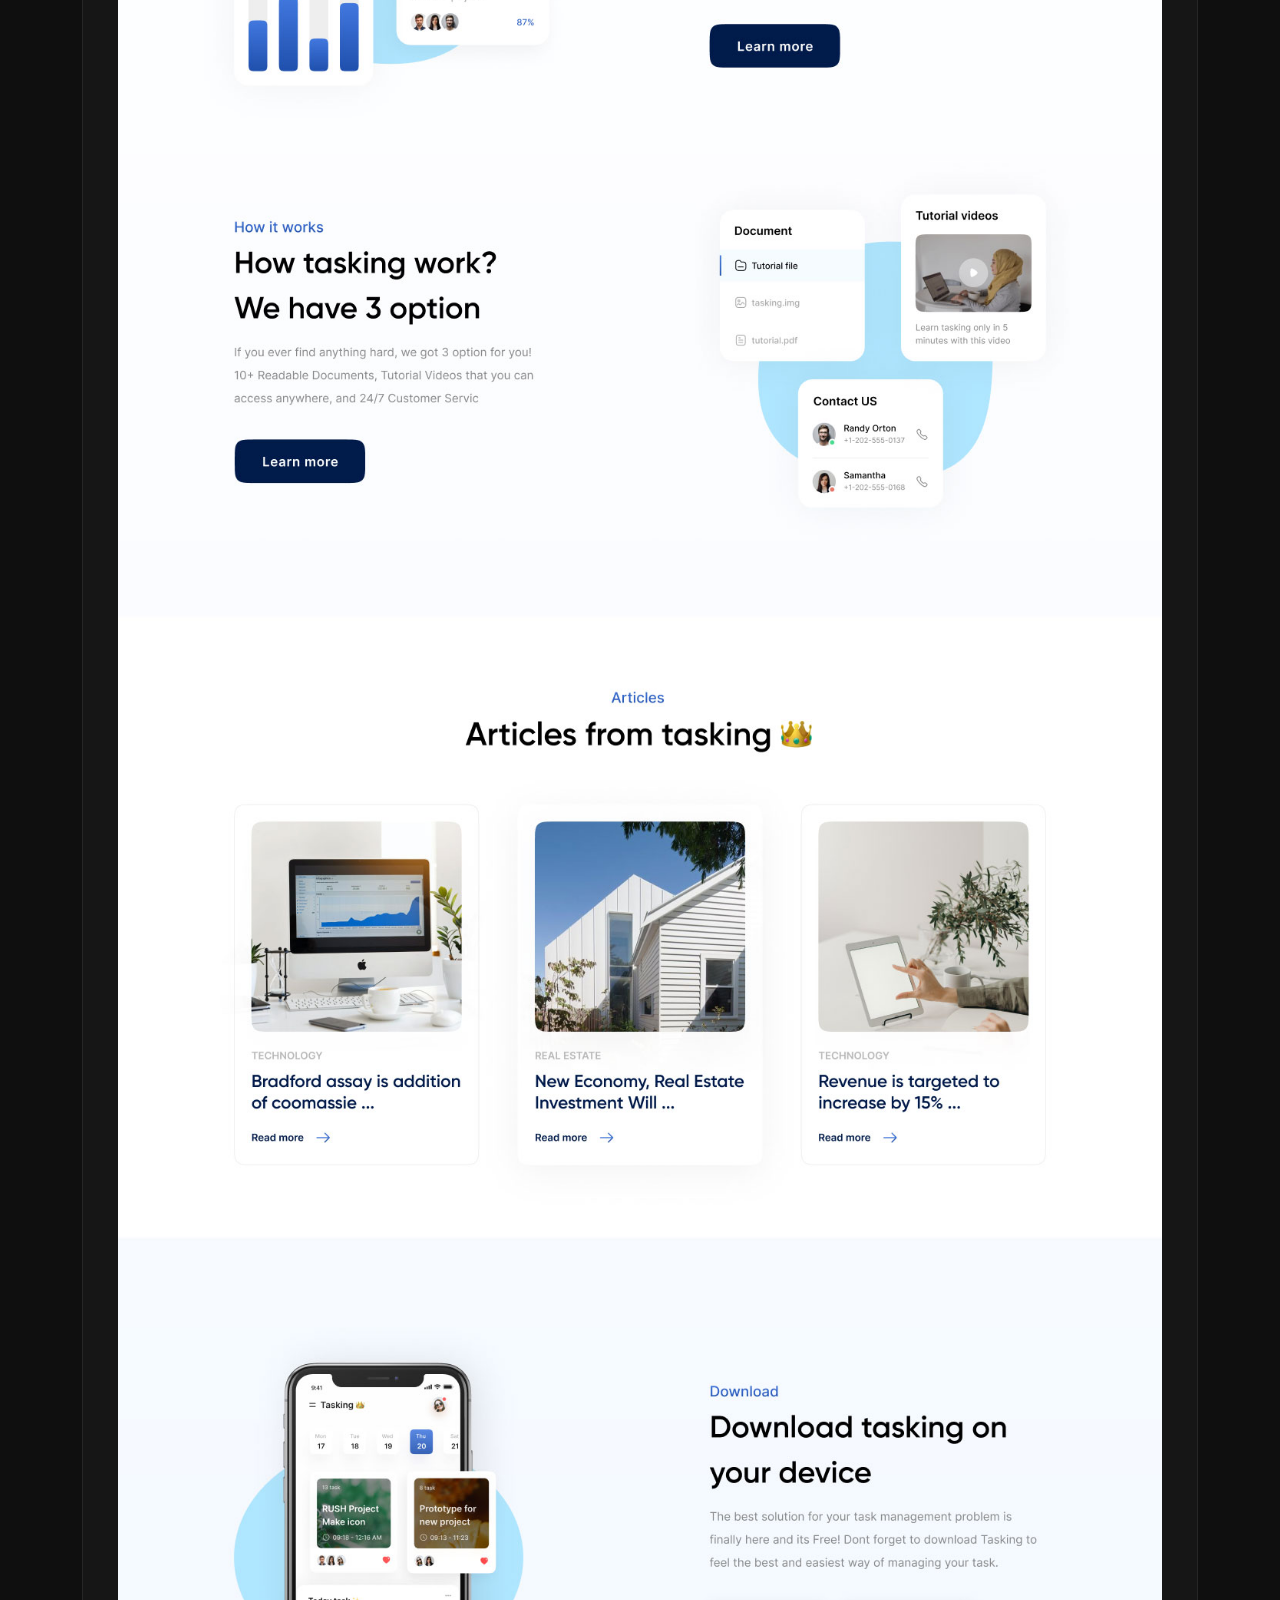
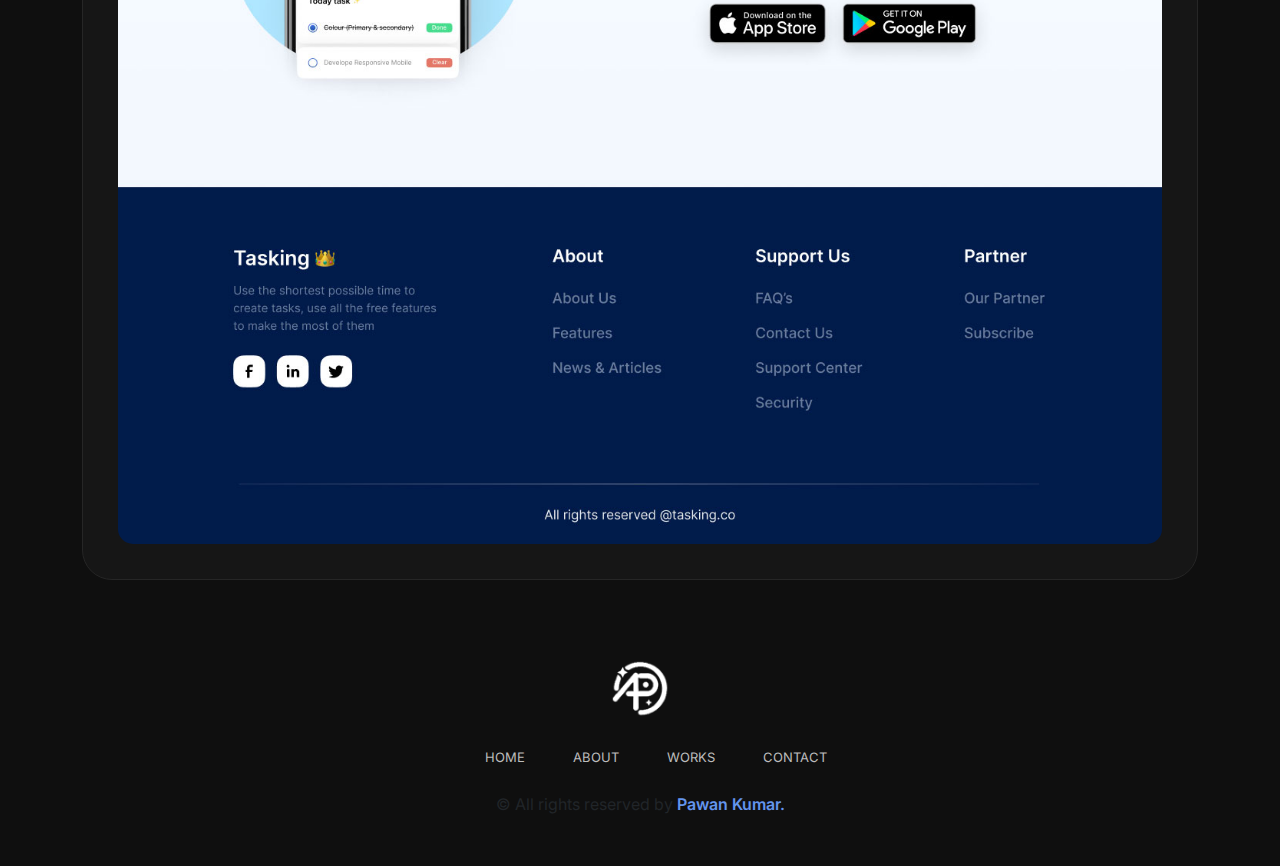
<file: uiux2.html>
<!DOCTYPE html>
<html>
<head>
	<meta charset="utf-8">
    <meta name="viewport" content="width=device-width, initial-scale=1.0">

	<title>Pawan kumar</title>

	<link href="https://cdn.jsdelivr.net/npm/bootstrap@5.3.1/dist/css/bootstrap.min.css" rel="stylesheet">
	<link rel="stylesheet" type="text/css" href="css/style.css">
	<link href="https://fonts.googleapis.com/css2?family=Inter:wght@100;200;300;400;500;600;700;800;900&display=swap" rel="stylesheet">
    <link href="https://unpkg.com/aos@2.3.1/dist/aos.css" rel="stylesheet">

    <style>
        
        .dash-img {
            background: #161616;
            padding: 35px 35px;
            border-radius: 30px;
            border: 1px solid #262626;
        }

        .dash-img img {
            border-radius: 15px;
        }

    </style>
</head>
<body>




<!-- navigation start -->
<section class="navigation">
    <div data-aos="fade-up"
     data-aos-anchor-placement="center-center">
	<nav class="navbar navbar-expand-lg navbar-dark">
  		<div class="container">
    		<a class="navbar-brand logo" href="index.html"><img src="img/logo.png"></a>
    		<button class="navbar-toggler nav-i" type="button" data-bs-toggle="collapse" data-bs-target="#navbarScroll" aria-controls="navbarScroll" aria-expanded="false" aria-label="Toggle navigation">
     			<span class="menu-i"><img src="img/menu.png"></span>
    		</button>
    		<div class="collapse navbar-collapse" id="navbarScroll">
      			<ul class="navbar-nav ms-auto my-2 my-lg-0 navbar-nav-scroll nav-li">
        			<li class="nav-item">
        			  <a class="nav-link" href="index.html">Home</a>
        			</li>
        			<li class="nav-item">
        			  <a class="nav-link" href="about.html">About</a>
        			</li>
        			<li class="nav-item">
        			  <a class="nav-link" href="work.html">Works</a>
        			</li>
        			<li class="nav-item">
        			  <a class="nav-link" href="contact.html">Contact</a>
        			</li>
      			</ul>
                <div class="talk ms-auto">
                  <a href="contact.html">Let's talk</a>
                </div>
            </div>
        </div>
    </nav>
    </div>
</section>
<!-- navigation end -->




<!-- dashboard start -->
<section class="dashboard mt-5">
    <div class="container">
        <div class="dash-img" data-aos="zoom-in" data-aos-duration="1000">
            <img src="img/home-2.jpg">
        </div>
    </div>
</section>
<!-- dashboard start -->








<!-- footer start -->
	<section class="footer text-center">
		<div class="container">
			<div class="footer-data">
				<a href="#"><img src="img/logo.png"></a>
				<ul class="d-flex justify-content-center mt-4">
					<li><a class="mx-4" href="index.html">HOME</a></li>
					<li><a class="mx-4" href="about.html" target="-blank">ABOUT</a></li>
					<li><a class="mx-4" href="work.html">WORKS</a></li>
					<li><a class="mx-4" href="contact.html">CONTACT</a></li>
				</ul>
				<p class="mt-4">© All rights reserved by <span> Pawan Kumar.</span></p>
			</div>
		</div>
	</section>
<!-- footer end -->


<script src="https://cdn.jsdelivr.net/npm/bootstrap@5.3.1/dist/js/bootstrap.bundle.min.js"></script>
<script src="https://unpkg.com/aos@2.3.1/dist/aos.js"></script>
<script>
  AOS.init();
</script>
</body>
</html>
</file>
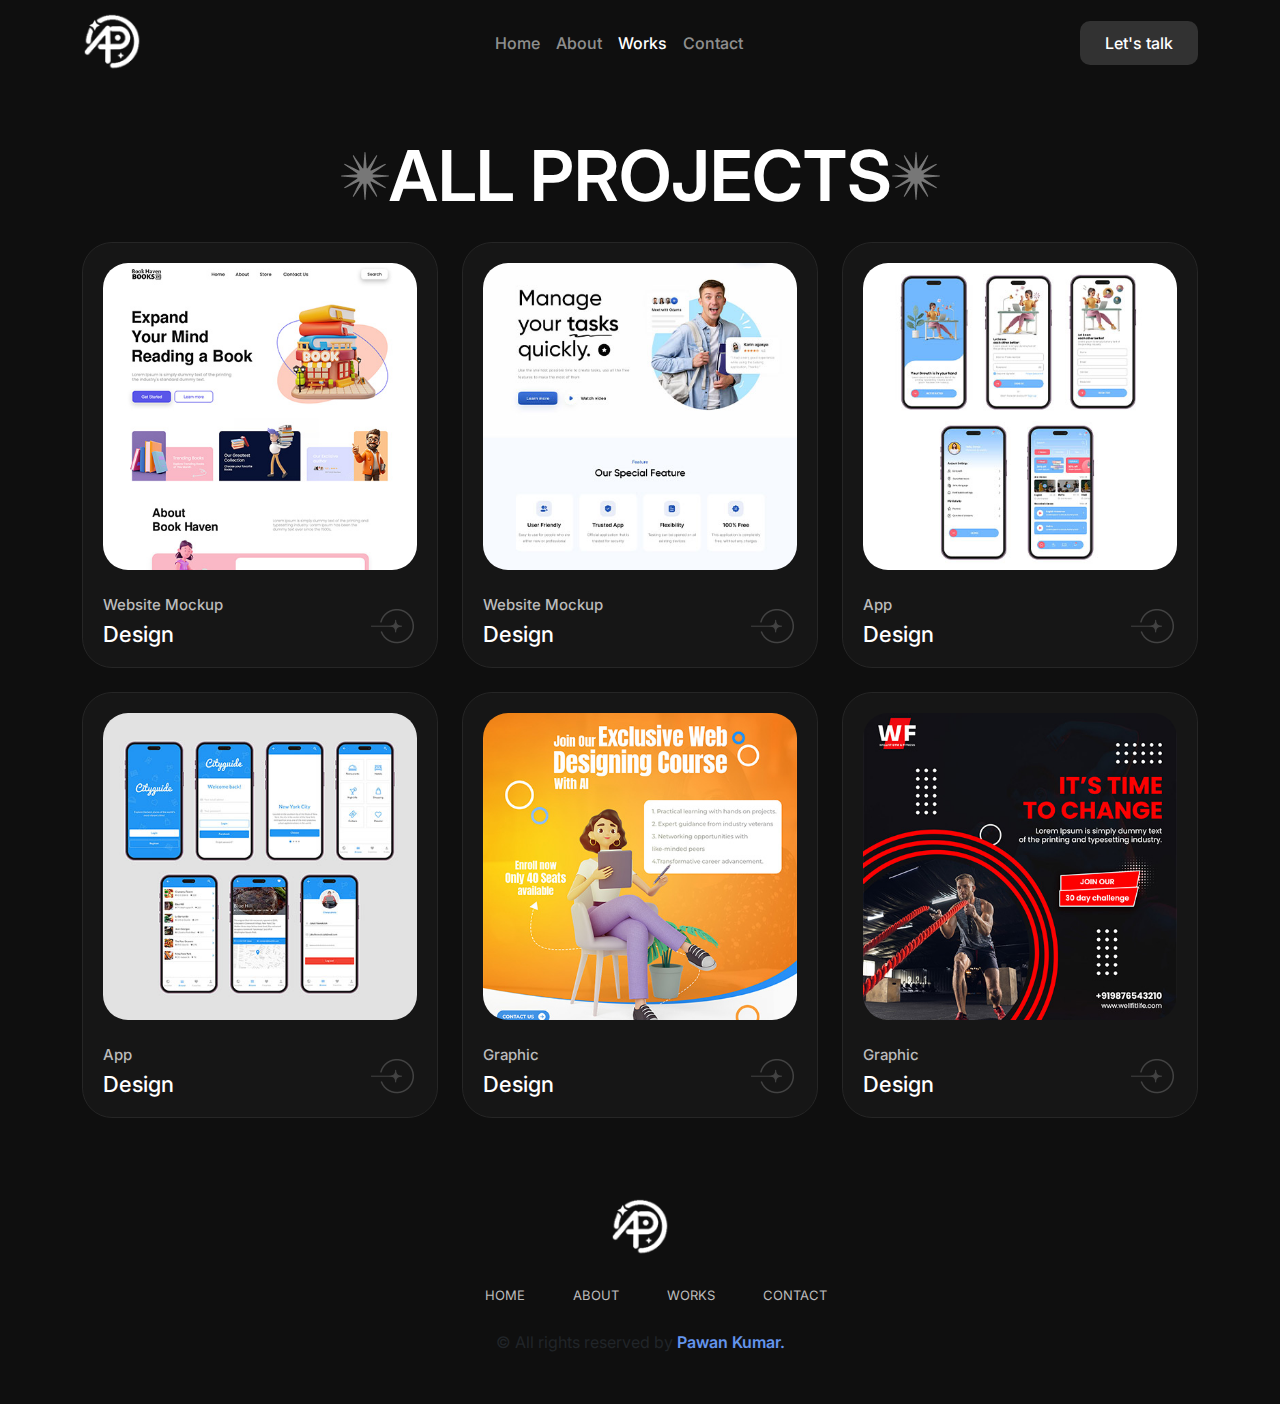
<file: work.html>
<!DOCTYPE html>
<html>
<head>
    <meta charset="utf-8">
    <meta name="viewport" content="width=device-width, initial-scale=1.0">

    <title>Pawan kumar</title>

    <link href="https://cdn.jsdelivr.net/npm/bootstrap@5.3.1/dist/css/bootstrap.min.css" rel="stylesheet">
    <link rel="stylesheet" type="text/css" href="css/style.css">
    <link href="https://fonts.googleapis.com/css2?family=Inter:wght@100;200;300;400;500;600;700;800;900&display=swap" rel="stylesheet">
    <link href="https://unpkg.com/aos@2.3.1/dist/aos.css" rel="stylesheet">
</head>
<body>




<!-- navigation start -->
<section class="navigation">
    <nav class="navbar navbar-expand-lg navbar-dark">
        <div class="container">
            <a class="navbar-brand logo" href="index.html"><img src="img/logo.png"></a>
            <button class="navbar-toggler nav-i" type="button" data-bs-toggle="collapse" data-bs-target="#navbarScroll" aria-controls="navbarScroll" aria-expanded="false" aria-label="Toggle navigation">
                <span class="menu-i"><img src="img/menu.png"></span>
            </button>
            <div class="collapse navbar-collapse" id="navbarScroll">
                <ul class="navbar-nav ms-auto my-2 my-lg-0 navbar-nav-scroll nav-li">
                    <li class="nav-item">
                      <a class="nav-link" href="index.html">Home</a>
                    </li>
                    <li class="nav-item">
                      <a class="nav-link" href="about.html">About</a>
                    </li>
                    <li class="nav-item">
                      <a class="nav-link active" aria-current="page" href="work.html">Works</a>
                    </li>
                    <li class="nav-item">
                      <a class="nav-link" href="contact.html">Contact</a>
                    </li>
                </ul>
                <div class="talk ms-auto">
                  <a href="contact.html">Let's talk</a>
                </div>
            </div>
        </div>
    </nav>
</section>
<!-- navigation end -->




<!-- my projects start -->
    <section class="all-project mt-5">
        <div class="container">
            <h1 class="project1-head mb-4" data-aos="zoom-in" data-aos-duration="1000">
                <img src="img/star-2.png">
                 ALL PROJECTS
                <img src="img/star-2.png">
            </h1>
            <div class="row">

                        <div class="col-lg-4">
                            <div class="project-1" data-aos="zoom-in" data-aos-duration="1000">

                                <div class="pro-img1 text-center">
                                    <img src="img/pro-1.jpg">
                                </div>

                                <div class="pro-text">
                                    <p class="mt-4">Website Mockup</p>
                                    <h3 class="text-white mt-1">Design</h3>
                                    <a href="uiux.html"><img src="img/icon.png"></a>
                                </div>
                                   
                            </div>
                        </div>
                                    
                        <div class="col-lg-4">
                            <div class="project-1" data-aos="zoom-in" data-aos-duration="1000">

                                <div class="pro-img1 text-center">
                                    <img src="img/pro-2.jpg">
                                </div>
                        
                                <div class="pro-text">
                                    <p class="mt-4">Website Mockup</p>
                                    <h3 class="text-white mt-1">Design</h3>
                                    <a href="uiux2.html"><img src="img/icon.png"></a>
                                </div>
                                
                            </div>
                        </div>

                        <div class="col-lg-4">
                            <div class="project-1" data-aos="zoom-in" data-aos-duration="1000">

                                <div class="pro-img1 text-center">
                                    <img src="img/pro-444.jpg">
                                </div>
                        
                                <div class="pro-text">
                                    <p class="mt-4">App</p>
                                    <h3 class="text-white mt-1">Design</h3>
                                    <a href="app.html"><img src="img/icon.png"></a>
                                </div>
                                
                            </div>
                        </div>    
            </div>
        </div>
    </section>
<!-- my projects end -->



<!-- my projects start -->
    <section class="all-project pro-11 mt-4">
        <div class="container">
            <div class="row">
                        <div class="col-lg-4">
                            <div class="project-11" data-aos="zoom-in" data-aos-duration="1000">

                                    <div class="pro-img1 text-center">
                                        <img class="pro-img" src="img/pro-441.jpg">
                                    </div>
                                
                                    <div class="pro-text">
                                        <p class="mt-4">App</p>
                                        <h3 class="text-white mt-1">Design</h3>
                                        <a href="app2.html"><img src="img/icon.png"></a>
                                    </div>
                                
                            </div>
                        </div>
                        
                    
                        <div class="col-lg-4">
                            <div class="project-1" data-aos="zoom-in" data-aos-duration="1000">

                                <div class="pro-img1 text-center">
                                    <img src="pro/post-1.jpg">
                                </div>
                        
                                <div class="pro-text">
                                    <p class="mt-4">Graphic</p>
                                    <h3 class="text-white mt-1">Design</h3>
                                    <a href="Dashboard.html"><img src="img/icon.png"></a>
                                </div>
                                
                            </div>
                        </div>

                        <div class="col-lg-4">
                            <div class="project-1" data-aos="zoom-in" data-aos-duration="1000">

                                <div class="pro-img1 text-center">
                                    <img src="pro/post-2.jpg">
                                </div>
                        
                                <div class="pro-text">
                                    <p class="mt-4">Graphic</p>
                                    <h3 class="text-white mt-1">Design</h3>
                                    <a href="graphic.html"><img src="img/icon.png"></a>
                                </div>
                                
                            </div>
                        </div>
                    
                
            </div>
        </div>
    </section>
<!-- my projects end -->









<!-- footer start -->
    <section class="footer text-center">
        <div class="container">
            <div class="footer-data">
                <a href="#"><img src="img/logo.png"></a>
                <ul class="d-flex justify-content-center mt-4">
                    <li><a class="mx-4" href="index.html">HOME</a></li>
                    <li><a class="mx-4" href="about.html" target="-blank">ABOUT</a></li>
                    <li><a class="mx-4" href="work.html">WORKS</a></li>
                    <li><a class="mx-4" href="contact.html">CONTACT</a></li>
                </ul>
                <p class="mt-4">© All rights reserved by <span> Pawan Kumar.</span></p>
            </div>
        </div>
    </section>
<!-- footer end -->


<script src="https://cdn.jsdelivr.net/npm/bootstrap@5.3.1/dist/js/bootstrap.bundle.min.js"></script>
<script src="https://unpkg.com/aos@2.3.1/dist/aos.js"></script>
<script>
  AOS.init();
</script>
</body>
</html>
</file>
<file: css/style.css>
body {
	margin-top: 0;
	padding: 0;
	background: #0f0f0f;
	font-family: 'Inter', sans-serif;
}

a {
	text-decoration: none;
}

h1,h2,h3,h4,h5,p {
	margin: 0;
}

li {
	list-style: none;
}

img {
	max-width: 100%;
}

svg:focus {
    outline: none;
}


::-webkit-scrollbar {
	width: 10px;
}

::-webkit-scrollbar-track {

	background-color: #000;
}

::-webkit-scrollbar-thumb {
    background-color: #303030;
    border-radius: 10px;
    border: 1px solid transparent;
    background-clip: content-box;
}

::-webkit-scrollbar-thumb:hover{
    background-color: #5e5d5d;
}


                                  /*index start*/




/*navgation start*/
.logo img {
    width: 60px;
}

.nav-li li a {
    font-size: 16px;
    font-weight: 500;
}

.talk a {
    background: #323232;
    color: #fff;
    padding: 12px 25px;
    border-radius: 10px;
    font-size: 16px;
    font-weight: 500;
    transition: .5s;
}

.talk a:hover {
    background: #fff;
    color: #0f0f0f;
    padding: 12px 25px;
    border-radius: 10px;
    font-size: 16px;
    font-weight: 500;
}
/*navgation end*/





/*about start*/
.personal-data {
    background: #161616;
    padding: 50px 45px;
    border-radius: 30px;
    border: 1px solid #262626;
    position: relative;
}

.porfile-pic img {
	max-width: 86%;
    border-radius: 30px 0px 30px 0px;
}

.personal-detail h5 {
    font-size: 16px;
    color: #BCBCBC;
}

.personal-detail h1 {
    font-size: 36px;
}

.personal-detail p {
    font-size: 16px;
    color: #BCBCBC;
}

.personal-detail a {
    position: absolute;
    right: 45px;
    bottom: 50px;
    opacity: 0.2;
    transition: .3s;
}

.personal-detail a:hover {
    opacity: 1;
}

.note {
    background: #161616;
    padding: 15px 20px;
    border-radius: 30px;
    color: #fff;
    border: 1px solid #262626;
}

.about-me {
    background: #161616;
    padding: 27px 24px;
    border-radius: 30px;
    border: 1px solid #262626;
}

.about-text {
    position: relative;
}

.about-text a img {
    position: absolute;
    right: 0;
    bottom: 0;
    opacity: 0.2;
    transition: .3s;
}

.about-text a img:hover {
    opacity: 1;
}

.about-text h5 {
    font-size: 13px;
    color: #BCBCBC;
}

.about-text h2 {
    font-size: 25px;
}

.my-work {
    background: #161616;
    padding: 27px 24px;
    border-radius: 30px;
    border: 1px solid #262626;
}

.work-text {
    position: relative;
}

.my-work a img {
	position: absolute;
	right: 0;
	bottom: 0;
	opacity: 0.2;
    transition: .3s;
}

.my-work a img:hover {
	opacity: 1;
}


.my-work h5 {
    font-size: 13px;
    color: #BCBCBC;
}

.my-work h2 {
    font-size: 25px;
}
/*about end*/





/*blog start*/
.blog {
    background: #161616;
    padding: 23px 24px;
    border-radius: 30px;
    border: 1px solid #262626;
}

.blog-text {
    position: relative;
}

.blog-text a img {
	position: absolute;
	right: 0;
	bottom: 0;
	opacity: 0.2;
    transition: .3s;
}

.blog-text a img:hover {
	opacity: 1;
}


.blog-text h5 {
    font-size: 13px;
    color: #BCBCBC;
}

.blog-text h2 {
    font-size: 25px;
}
/*blog end*/




/*specialization start*/
.specialization {
    background: #161616;
    padding: 24px 24px;
    border-radius: 30px;
    border: 1px solid #262626;
}
.spe-icon svg {
    margin: 0 36px;
}

.spe-text {
    position: relative;
}

.spe-text a img {
	position: absolute;
	right: 0;
	bottom: 0;
	opacity: 0.2;
    transition: .3s;
}

.spe-text a img:hover {
	opacity: 1;
}


.spe-text h5 {
    font-size: 13px;
    color: #BCBCBC;
}

.spe-text h2 {
    font-size: 25px;
}

/*specialization end*/




/*profile start*/
.profile {
    background: #161616;
    padding: 24px 24px;
    border-radius: 30px;
    border: 1px solid #262626;
}

.profile-img {
    background: #1e1e1e;
    padding: 19px 5px;
    border-radius: 30px;
    border: 1px solid #262626;
}

.profile-img a {
    border: 1px solid #fff;
    padding: 10px 10px;
    width: 80px;
    height: 80px;
    display: flex;
    border-radius: 50px;
    justify-content: center;
    align-items: center;
}

.profile-img a:hover {
    background: #fff; 
    border: 1px solid;
    color: #000 !important;
    transition: .5s;
}

.profile-text {
    position: relative;
}

.profile-text a img {
	position: absolute;
	right: 0;
	bottom: 0;
	opacity: 0.2;
    transition: .3s;
}

.profile-text a img:hover {
	opacity: 1;
}


.profile-text h5 {
    font-size: 13px;
    color: #BCBCBC;
}

.profile-text h2 {
    font-size: 25px;
}

/*profile end*/





/*works start*/
.works-data {
	background: #161616;
    padding: 24px 24px;
    border-radius: 30px;
    border: 1px solid #262626;
}

.experience1 {
	background: #161616;
    padding: 35px 24px;
    border-radius: 30px;
    border: 1px solid #262626;
}

.expe-data h2 {
    font-size: 34px;
    font-weight: 600;
}

.expe-text p {
	font-size: 13px;
	color: #BCBCBC;
}

.clients {
	background: #161616;
    padding: 35px 24px;
    border-radius: 30px;
    border: 1px solid #262626;
}

.clients-data h2 {
	font-size: 34px;
    font-weight: 600;
}

.clients-text p {
	font-size: 13px;
	color: #BCBCBC;
}

.total-projects {
	background: #161616;
    padding: 35px 24px;
    border-radius: 30px;
    border: 1px solid #262626;
}

.pro-data h2 {
	font-size: 34px;
    font-weight: 600;
}

.pro-text p {
	font-size: 13px;
	color: #BCBCBC;	
}

.work-together {
	background: #161616;
    padding: 20px 24px;
    border-radius: 30px;
    border: 1px solid #262626;
}

.toge-img img {
    margin-top: -21px;
}

.toge-text h2 {
    font-size: 40px;
}

.toge-text {
	position: relative;
}

.toge-text a img {
	position: absolute;
	right: 0;
	bottom: 0;
	opacity: 0.2;
    transition: .3s;
}

.toge-text a img:hover {
	opacity: 1;
}
/*works end*/

/*footer start*/
section.footer.text-center {
    margin: 80px 0px 50px 0px;
}

.footer-data a img {
    width: 60px;
}

.footer-data ul li a {
    font-size: 13px;
    color: #BCBCBC;
}

span {
    color: cornflowerblue;
    font-weight: 600;
}

/*footer end*/


                                      /*index end*/



 





                                   /*about page start*/



/*introduction start*/

.intro-img img {
    height: 300px;
    border-radius: 150px;
}

.intro-img {
	background: #161616;
    padding: 32px 24px;
    border-radius: 30px;
    border: 1px solid #262626;
}

.intro-text {
	background: #161616;
    padding: 32px 24px;
    border-radius: 30px;
    border: 1px solid #262626;
}

.intro-head h1 {
    font-size: 73px;
    font-weight: 600;
}

.intro-text {
    position: relative;
}

.intro-text img {
    position: absolute;
    top: 0;
}

.intro-text h2 {
    font-size: 40px;
    margin-top: 84px;
}

.intro-text p {
    color: #BCBCBC;
    font-size: 16px;
}
/*introduction end*/



/*qualification start*/
.experience {
	background: #161616;
    padding: 32px 28px;
    border-radius: 30px;
    border: 1px solid #262626;
}

.education {
	background: #161616;
    padding: 32px 28px;
    border-radius: 30px;
    border: 1px solid #262626;
}

.quali-head {
    font-size: 18px;
    color: #fff;
}

.quali-p {
    font-size: 15px;
    color: #BCBCBC;
}
/*qualification end*/


                                /*about page end*/








                                /*contact page start*/

/*contact start*/

.cont-head {
    font-size: 18px;
}

.mail-icon {
    background: #161616;
    padding: 20px;
    border-radius: 10px;
    border: 1px solid #262626;
    width: 70px;
    height: 70px;
    text-align: center;
    display: flex;
    align-items: center;
}

.contact-h {
    font-size: 14px;
    color: #BCBCBC;
}

.contact-p {
    font-size: 16px;
    color: #fff;
    opacity: 0.9;
}



.contact-icon {
	background: #161616;
    padding: 20px;
    border-radius: 10px;
    border: 1px solid #262626;
    width: 70px;
    height: 70px;
    text-align: center;
    display: flex;
    align-items: center;
}


.locationl-icon {
	background: #161616;
    padding: 20px;
    border-radius: 10px;
    border: 1px solid #262626;
    width: 70px;
    height: 70px;
    text-align: center;
    display: flex;
    align-items: center;
}


.social-info a {
    color: #fff;
    background: #161616;
    border: 1px solid #262626;
    padding: 24px 24px;
    width: 80px;
    height: 80px;
    display: block;
    text-align: center;
    border-radius: 50px;
}

.social-info a:hover {
    color: #000;
    background: #fff;
    border: 1px solid #fff;
    transition: .5s;
}
/*contact end*/




/*form start*/
.form input {
    width: 100%;
    background: #161616;
    padding: 15px 15px;
    border-radius: 10px;
    border: 1px solid #262626;
    color: #fff;
}

.form input:focus-visible {
    outline: none;
    color: #fff;
}

.form input:focus-within {
    outline: none;
    color: #fff;
}

.form textarea {
    width: 100%;
    background: #161616;
    padding: 15px 15px;
    border-radius: 10px;
    border: 1px solid #262626;
}

.form textarea:focus-visible {
    outline: none;
    color: #fff;
}

.form a {
    width: 100%;
    background: #161616;
    padding: 15px 15px;
    border-radius: 10px;
    border: 1px solid #262626;
    text-align: center;
    display: block;
}

.form a:hover {
    background: #fff;
    color: #000 !important;
    font-weight: 600;
    transition: .5s;
}

.contact-form {
	background: #161616;
    padding: 30px 30px;
    border-radius: 30px;
    border: 1px solid #262626;
}

/*form end*/
                                /*contact page end*/







                                 /*aboutme start*/



/*shot-intro start*/
.shot-intro {
	background: #161616;
    padding: 32px 28px;
    border-radius: 30px;
    border: 1px solid #262626;
    position: sticky;
    top: 25px;
}

.sho-img img {
    border-radius: 30px;
}

.sho-head h2 {
    font-size: 26px;
    font-weight: 500;
    color: #fff;
}

.sho-head p {
    font-size: 16px;
    color: #BCBCBC;
}

.sho-icon a {
    background: #161616;
    padding: 16px 15px;
    border-radius: 30px;
    border: 1px solid #262626;
    color: #fff;
    width: 50px;
    height: 50px;
    display: flex;
    align-items: center;
}

.sho-icon a:hover {
    background: #fff;
    padding: 16px 15px;
    border-radius: 30px;
    border: 1px solid #fff;
    color: #000;
    transition: .5s;
}
/*shot-intro end*/



/*full-intro start*/

.aboutme-f h3 {
    font-size: 20px;
    color: #fff;
}

.aboutme-f p {
    font-size: 16px;
    color: #bcbcbc;
    line-height: 25px;
}

.aboutme-f h4 {
    font-size: 18px;
    color: #5b78f6;
}

.skill p {
    font-size: 16px;
    color: #bcbcbc;
    line-height: 25px;
}

.skill h5 {
    font-size: 18px;
    color: #fff;
}
/*full-intro end*/



                                 /*aboutus end*/









                                 /*work page start*/


.project-1 {
	background: #161616;
    padding: 20px 20px;
    border-radius: 30px;
    border: 1px solid #262626;
    position: relative;
}

.project-1 img {
    border-radius: 25px;
}

h1.project1-head {
    font-size: 70px;
    color: #fff;
    text-align: center;
    font-weight: 600;
    display: flex;
    align-items: center;
    justify-content: center;
}

.project-1 a img {
    position: absolute;
    right: 20px;
    bottom: 20px;
    opacity: 0.2;
    transition: .3s;
}

.project-1 a img:hover {
    opacity: 1;
}

.project-1 p {
    font-size: 15px;
    color: #BCBCBC;
    font-weight: 500;
}

.project-1 h3 {
    font-size: 22px;
}


.project-11 {
	background: #161616;
    padding: 20px 20px;
    border-radius: 30px;
    border: 1px solid #262626;
    position: relative;
}

.project-11 a img {
    position: absolute;
    right: 20px;
    bottom: 20px;
    opacity: 0.2;
    transition: .3s;
}

.project-11 a img:hover {
    opacity: 1;
}

.project-11 p {
    font-size: 15px;
    color: #BCBCBC;
    font-weight: 500;
}

.project-11 h3 {
    font-size: 22px;
}

.project-11 img {
    border-radius: 25px;
}

.pro-11 {
	position: relative;
}

                        /*work page end*/





		


								/*specialization page start*/
.special-icon {
	background: #161616;
    padding: 75px 80px;
    border-radius: 30px;
    border: 1px solid #262626;
}

.special-icon h4 {
    font-size: 18px;
    font-weight: 400;
}

.special-icon2 {
    margin: 100px 0;
}

.special-icon3 {
    margin: 100px 0;
}

.special-head {
    color: #ffffff;
    font-size: 74px;
    font-weight: 600;
    text-transform: uppercase;
    letter-spacing: -01px;
    display: flex;
    align-items: center;
    gap: 5px;
    margin-top: 2px;
    justify-content: center;
}

.special-text h5 {
    font-size: 18px;
    color: #fff;
}

.special-text p {
    font-size: 15px;
    color: #fff;
    opacity: .6;
    font-weight: 300;
}
.special-data {
	background: #161616;
    padding: 32px 30px;
    border-radius: 30px;
    border: 1px solid #262626;
}

.special-text {
	background: #161616;
    padding: 25px 25px;
    border-radius: 30px;
    border: 1px solid #262626;
}


								/*sepicalization page end*/









                                /*media query start*/


/*index page start*/

@media (max-width: 1200px) {

.personal-data {
    padding: 50px 25px;
}

.personal-detail a {
    bottom: 26px;;
}

.about-me {
    padding: 22px 15px;
}

.spe-icon svg {
    margin: 0 28px;
}

.spe-icon {
    margin: 35px 0 !important;
}


.profile-img a {
    width: 62px;
    height: 62px;
}

.profile-img {
    padding: 15px 5px;
}

}



@media (max-width: 991px) {

section.about {
    margin-top: 20px !important;
}

.porfile-pic img {
    max-width: 70%;
}

.personal-data {
    padding: 35px 25px;
}

.note {
    margin-top: 25px;
}

.about-me {
     padding: 27px 24px; 
}

.specialization {
    margin-top: 25px;
}

.spe-icon {
    margin-top: 8px !important;
}

div#navbarScroll {
    position: absolute;
    top: 68px;
    left: 0;
    z-index: 1;
    text-align: center;
    background: #0f0f0f;
    width: 100%;
    padding: 45px 2px;
    height: 100vh;
}

.talk.ms-auto {
    margin-top: 25px;
}

.nav-i:focus {
    box-shadow: none;
}

.nav-i {
    border: 0;
}

.spec-m {
    margin-top: 25px;
}
}



@media (max-width: 767px) {

.clients {
    margin: 25px 0;
}

.blog-img {
    text-align: center;
}

.my-work {
    margin-top: 25px;
}

.porfile-pic img {
    max-width: 50%;
}

.personal-detail {
    margin-top: 30px;
}

.special-head {
    font-size: 55px;
    gap: 5px;
    margin-top: 20px;
    margin-bottom: 20px;
}

}


@media (max-width: 575px) {

.personal-detail a {
    bottom: 16px;
    right: 13px;
}

.personal-detail p {
    width: 210px;
}

.personal-detail h1 {
    font-size: 32px;
}


.spe-icon svg {
    margin: 0 9px;
}

.spe-text a img {
    right: -16px;
    bottom: -16px;
}

.spe-text h2 {
    font-size: 23px;
}

.toge-text h2 {
    font-size: 28px;
}



section.footer.text-center {
    margin-top: 40px;
}

.toge-text a img {
    right: -16px;
    bottom: -10px;
}
}
/*index page end*/





/*about page start*/

@media (max-width: 1200px) {

.intro-head h1 {
    font-size: 60px;
    margin-bottom: 16px;
}

.toge-text.mt-5 {
    margin-top: 22px !important;
}

.experience {
    padding: 21px 28px;
}
}

@media (max-width: 991px) {

section.introduction {
    margin-top: 20px !important;
}

.intro-head.text-white {
    text-align: center;
    margin-top: 20px;
}

.experience {
    padding: 32px 28px;
}

.education {
    margin-top: 24px;
}

.work-together {
	margin-top: 24px;
}

.profile {
	margin-top: 24px;
}
}

@media (max-width: 575px){

.intro-head h1 {
    font-size: 27px;
    margin-bottom: 16px;
}

.intro-head h1 img {
    width: 30px;
}

.footer-data ul {
    display: block !important;
    text-align: center;
}

.footer-data ul li a {
    margin-left: 0px !important;
}
}
/*about page end*/
                                /*media query end*/








                                /*contact page start*/

@media (max-width: 991px) {

section.contact-me {
	margin-top: 20px !important;
}
.contact-form {
    margin-top: 30px;
}
} 


                                /*contact page end*/



                                /*work page start*/

@media (max-width: 991px) {

.project-1.aos-init.aos-animate {
    margin-top: 20px;
}


}

@media (max-width: 767px) {

h1.project1-head {
    font-size: 55px;
}

}

@media (max-width: 575px) {
 h1.project1-head img {
    width: 36px;
}

h1.project1-head {
    font-size: 30px;
}

section.all-project.mt-5 {
    margin-top: 20px !important;
}

h1.project1-head {
    margin-bottom: 0px !important;
}
}

                                /*work page end*/
</file>
